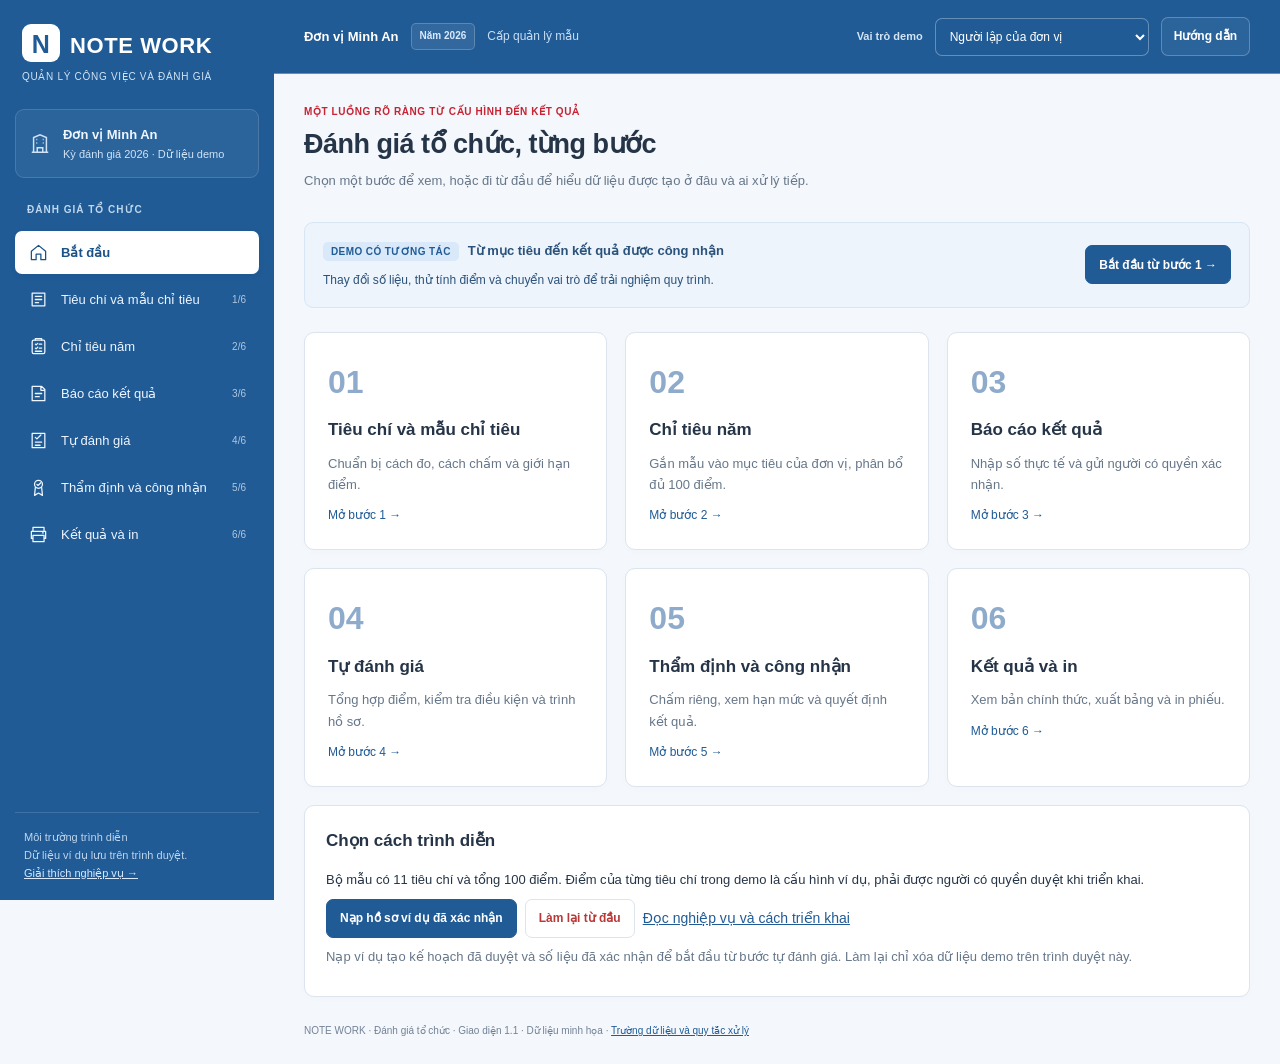
<file: index.html>
<!doctype html>
<html lang="vi"><head><meta charset="utf-8"><meta name="theme-color" content="#205b96"><meta name="viewport" content="width=device-width,initial-scale=1"><meta name="description" content="NOTE WORK — Hướng dẫn quy trình đánh giá tổ chức từng bước"><title>NOTE WORK | Bắt đầu</title><link rel="stylesheet" href="assets/style.css?v=20261013-blue1"><link rel="icon" href="assets/favicon.svg" type="image/svg+xml"></head><body data-page="index"><div id="app"></div><noscript>Vui lòng bật JavaScript để sử dụng demo.</noscript><script src="assets/logic.js"></script><script src="assets/app.js?v=20261013-blue1"></script></body></html>
</file>
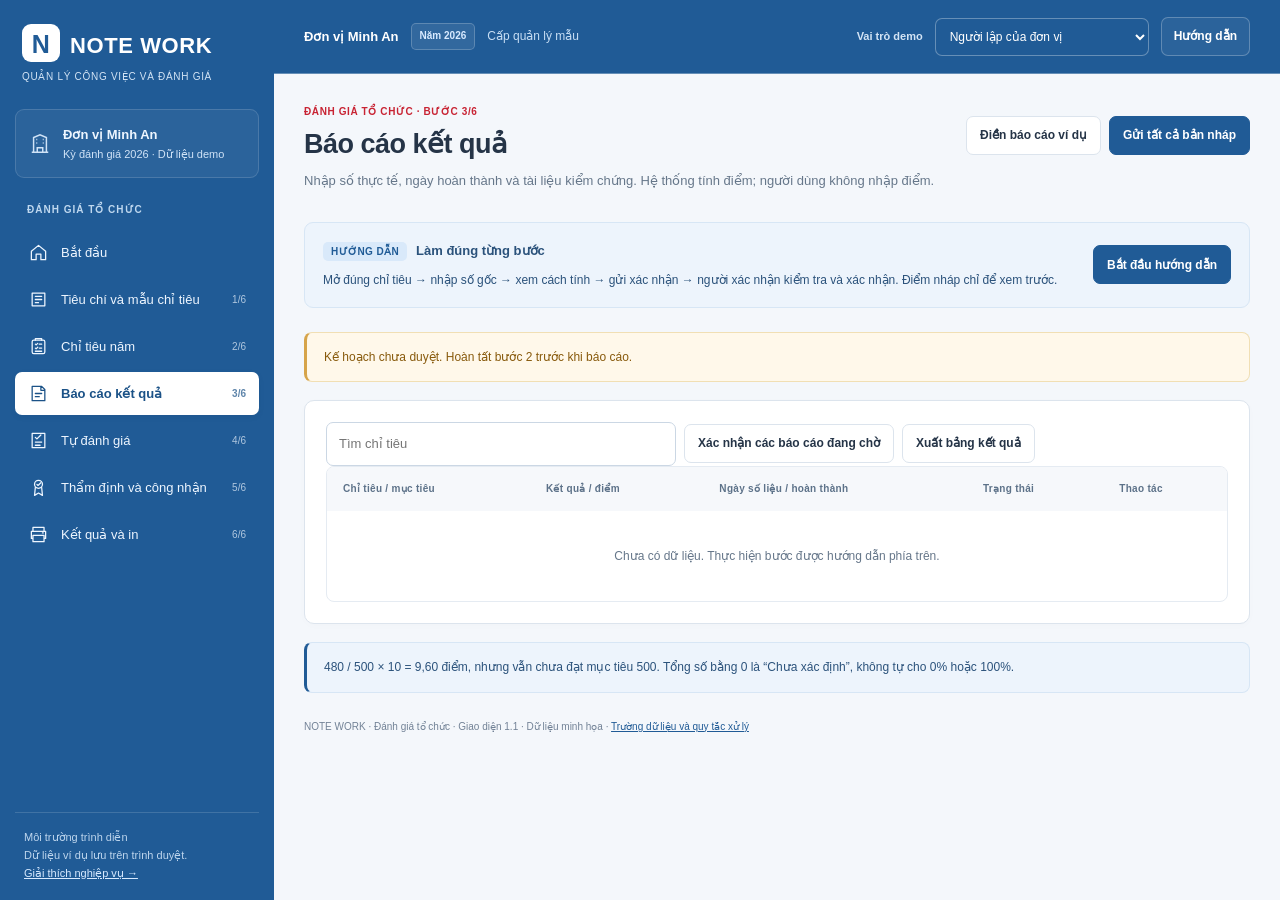
<file: bao-cao.html>
<!doctype html>
<html lang="vi"><head><meta charset="utf-8"><meta name="theme-color" content="#205b96"><meta name="viewport" content="width=device-width,initial-scale=1"><meta name="description" content="NOTE WORK — Hướng dẫn quy trình đánh giá tổ chức từng bước"><title>NOTE WORK | Báo cáo kết quả</title><link rel="stylesheet" href="assets/style.css?v=20261013-blue1"><link rel="icon" href="assets/favicon.svg" type="image/svg+xml"></head><body data-page="bao-cao"><div id="app"></div><noscript>Vui lòng bật JavaScript để sử dụng demo.</noscript><script src="assets/logic.js"></script><script src="assets/app.js?v=20261013-blue1"></script></body></html>
</file>
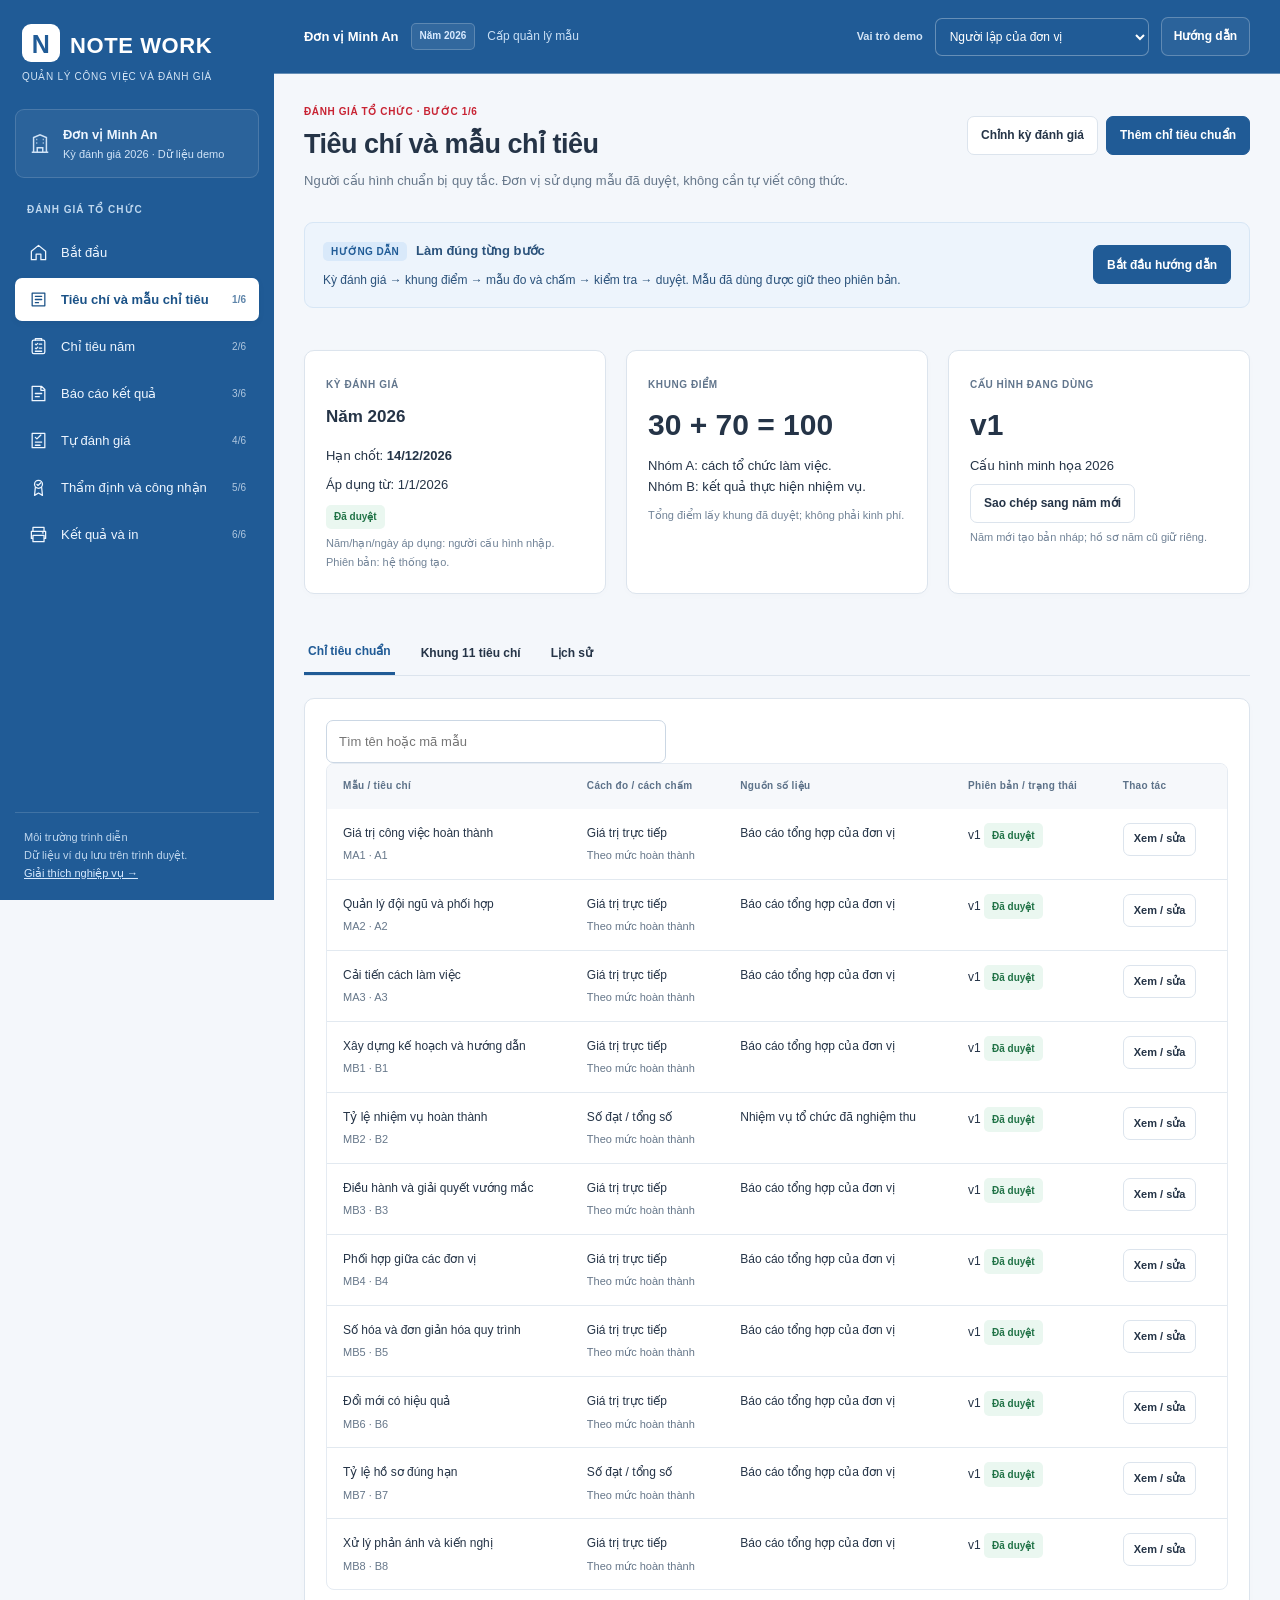
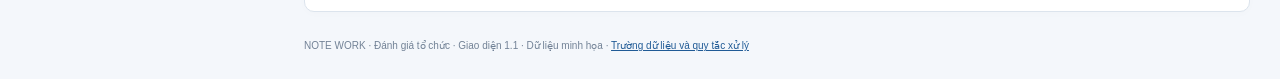
<file: cau-hinh.html>
<!doctype html>
<html lang="vi"><head><meta charset="utf-8"><meta name="theme-color" content="#205b96"><meta name="viewport" content="width=device-width,initial-scale=1"><meta name="description" content="NOTE WORK — Hướng dẫn quy trình đánh giá tổ chức từng bước"><title>NOTE WORK | Tiêu chí và mẫu chỉ tiêu</title><link rel="stylesheet" href="assets/style.css?v=20261013-blue1"><link rel="icon" href="assets/favicon.svg" type="image/svg+xml"></head><body data-page="cau-hinh"><div id="app"></div><noscript>Vui lòng bật JavaScript để sử dụng demo.</noscript><script src="assets/logic.js"></script><script src="assets/app.js?v=20261013-blue1"></script></body></html>
</file>
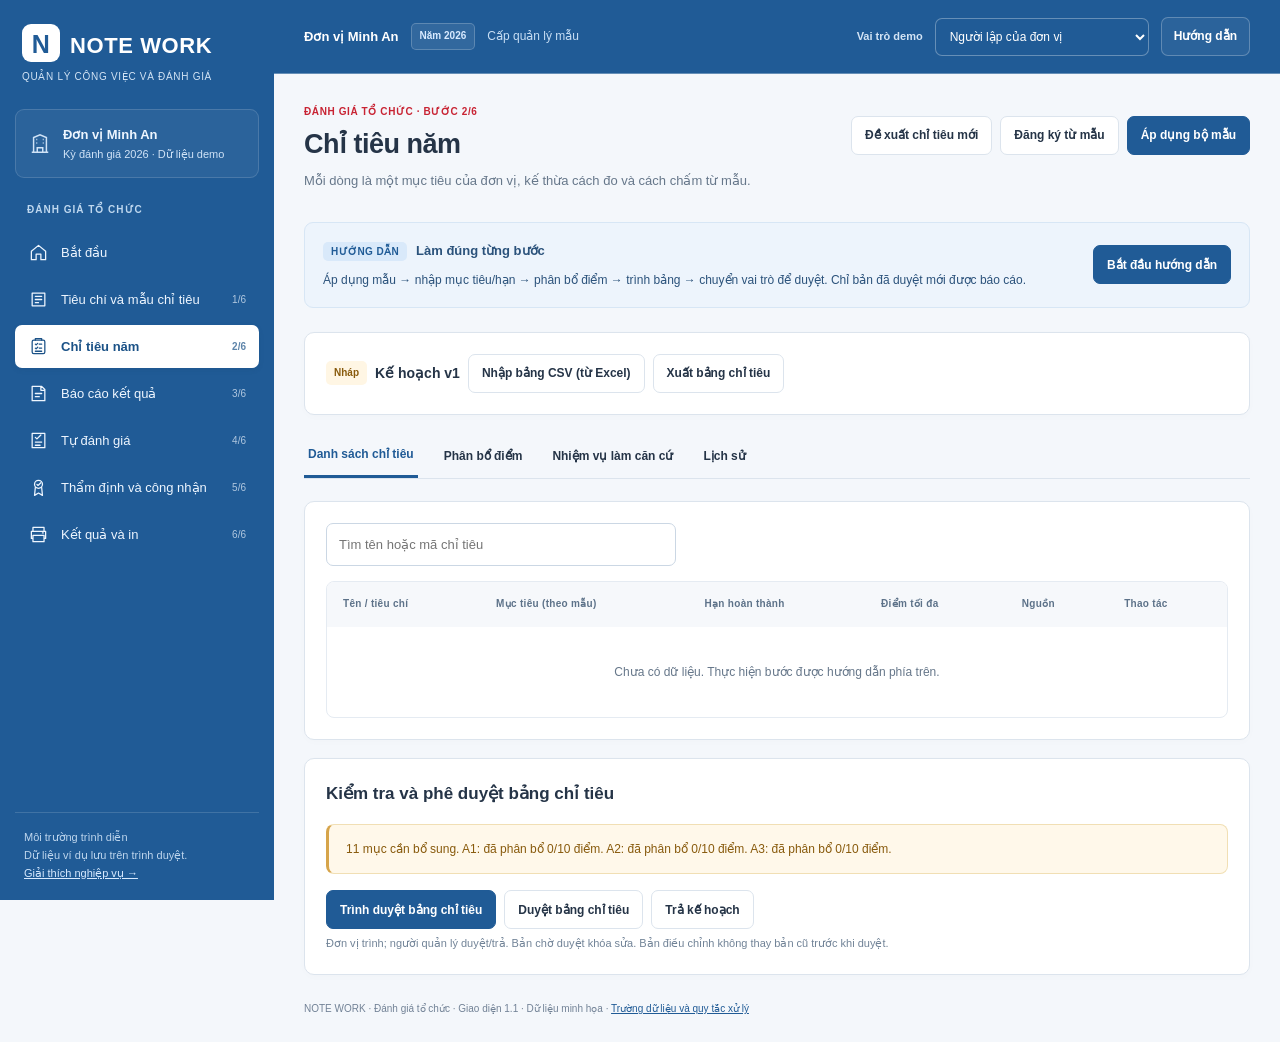
<file: chi-tieu.html>
<!doctype html>
<html lang="vi"><head><meta charset="utf-8"><meta name="theme-color" content="#205b96"><meta name="viewport" content="width=device-width,initial-scale=1"><meta name="description" content="NOTE WORK — Hướng dẫn quy trình đánh giá tổ chức từng bước"><title>NOTE WORK | Chỉ tiêu năm</title><link rel="stylesheet" href="assets/style.css?v=20261013-blue1"><link rel="icon" href="assets/favicon.svg" type="image/svg+xml"></head><body data-page="chi-tieu"><div id="app"></div><noscript>Vui lòng bật JavaScript để sử dụng demo.</noscript><script src="assets/logic.js"></script><script src="assets/app.js?v=20261013-blue1"></script></body></html>
</file>
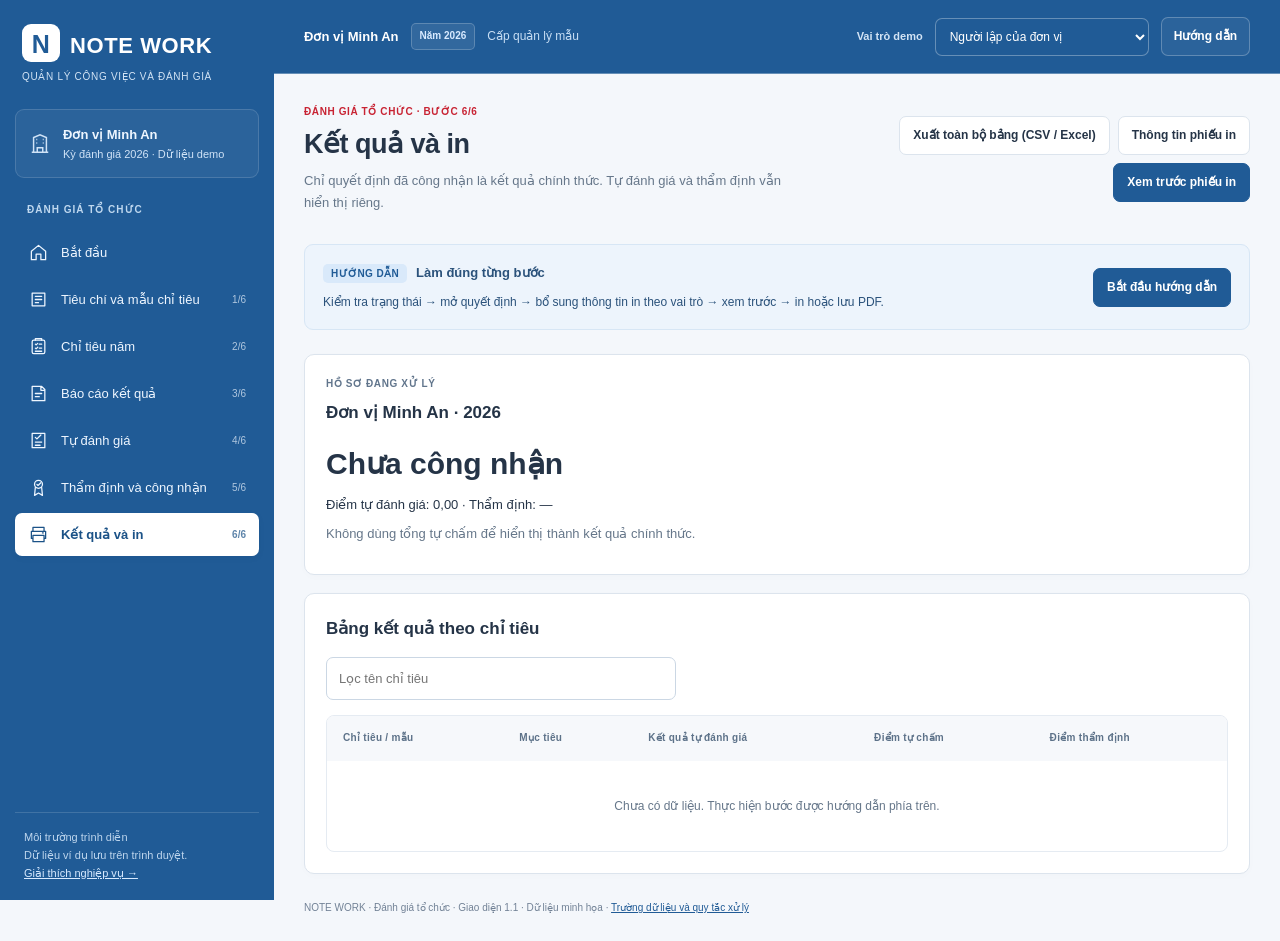
<file: ket-qua.html>
<!doctype html>
<html lang="vi"><head><meta charset="utf-8"><meta name="theme-color" content="#205b96"><meta name="viewport" content="width=device-width,initial-scale=1"><meta name="description" content="NOTE WORK — Hướng dẫn quy trình đánh giá tổ chức từng bước"><title>NOTE WORK | Kết quả và in</title><link rel="stylesheet" href="assets/style.css?v=20261013-blue1"><link rel="icon" href="assets/favicon.svg" type="image/svg+xml"></head><body data-page="ket-qua"><div id="app"></div><noscript>Vui lòng bật JavaScript để sử dụng demo.</noscript><script src="assets/logic.js"></script><script src="assets/app.js?v=20261013-blue1"></script></body></html>
</file>
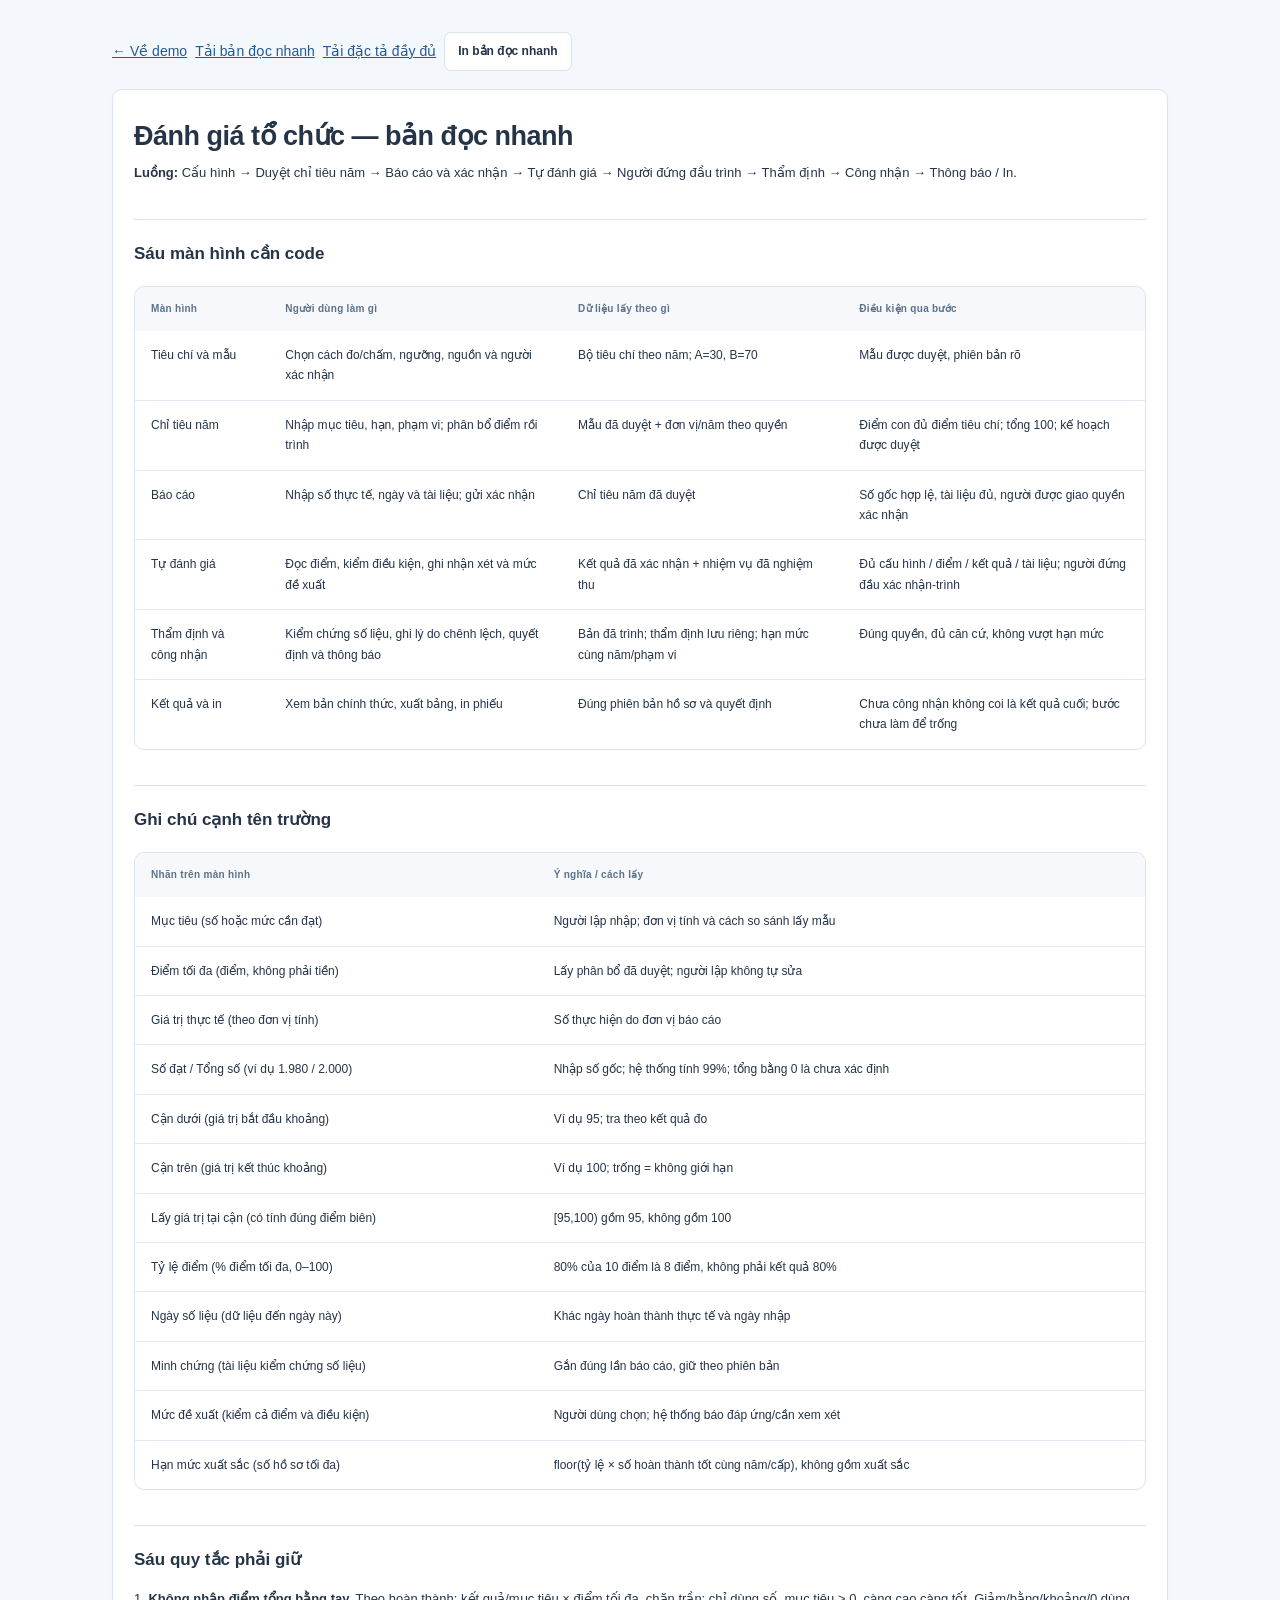
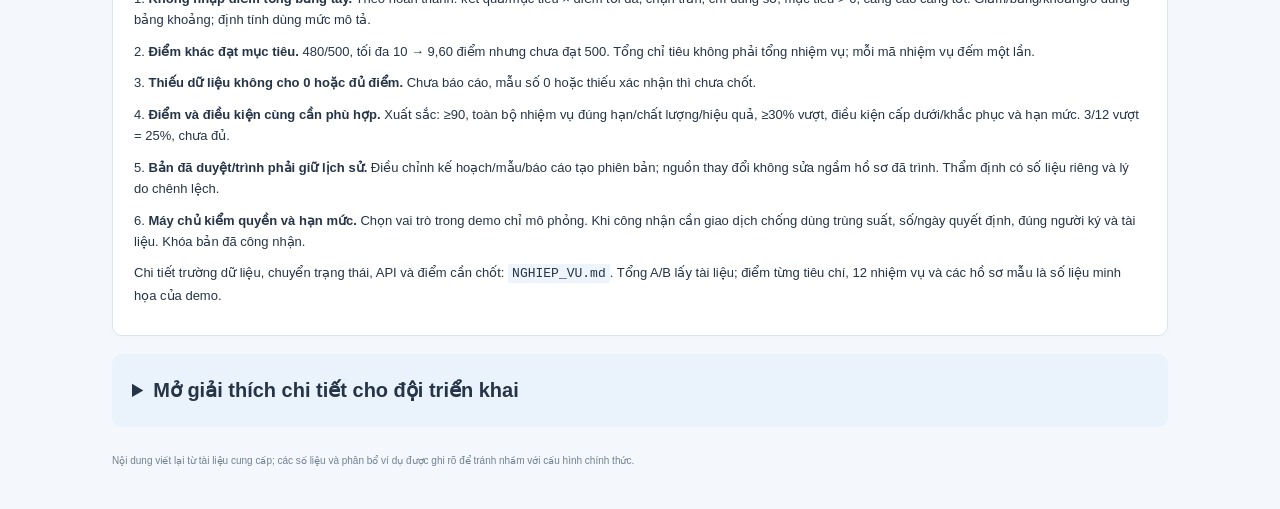
<file: nghiep-vu.html>
<!doctype html><html lang="vi"><head><meta charset="utf-8"><meta name="viewport" content="width=device-width,initial-scale=1"><title>NOTE WORK | Giải thích nghiệp vụ</title><style>:root{--ink:#16302b;--muted:#627570;--green:#176751;--light:#eaf2fb;--line:#dce4ed;--bg:#f4f7f4;--orange:#c66a22;--red:#b23d3d}*{box-sizing:border-box}body{margin:0;background:var(--bg);font:15px/1.55 system-ui,-apple-system,'Segoe UI',sans-serif;color:var(--ink)}button,input,select,textarea{font:inherit}button,a,input,select,textarea{outline-offset:4px}a{color:var(--green)}button{cursor:pointer;border:1px solid var(--line);padding:10px 15px;background:white;border-radius:8px;color:var(--ink);font-weight:600}button:hover{background:#edf4ee}button.primary{background:var(--green);border-color:var(--green);color:white}button.danger{color:var(--red)}button:disabled{opacity:.45;cursor:not-allowed}h1{font-size:29px;letter-spacing:-.7px;margin:6px 0}h2{font-size:19px;margin:0 0 14px}h3{font-size:16px}p{margin:8px 0}small,.muted{color:var(--muted)}.layout{display:grid;grid-template-columns:248px minmax(0,1fr);min-height:100vh}.sidebar{background:#123c31;color:#d9e9df;padding:28px 18px;position:sticky;top:0;height:100vh;display:flex;flex-direction:column}.brand{font-size:21px;font-weight:750;color:white;letter-spacing:1px}.brand b{display:inline-grid;place-items:center;width:35px;height:35px;background:#d4eea5;color:#123c31;border-radius:10px;margin-right:8px}.sidebar small{color:#a9c4b8}.nav{margin:35px 0}.nav a{display:flex;gap:12px;text-decoration:none;color:#c9dfd5;padding:13px 12px;border-radius:8px;margin:4px 0;font-size:14px}.nav a.active{background:#285a46;color:white}.nav .num{border:1px solid #698d7e;border-radius:6px;width:23px;height:23px;text-align:center;font-size:12px;flex-shrink:0}.sidebottom{margin-top:auto;font-size:12px}.topbar{display:flex;align-items:center;justify-content:space-between;border-bottom:1px solid var(--line);background:white;padding:15px 32px;gap:15px}.topbar select{max-width:230px}.topbar .context{display:flex;gap:14px;align-items:center}.main{padding:28px 32px 55px;max-width:1550px;margin:auto}.eyebrow{font-size:12px;letter-spacing:1.5px;text-transform:uppercase;color:var(--green);font-weight:700}.pagehead{display:flex;justify-content:space-between;gap:20px;align-items:center;margin-bottom:22px}.pagehead p{color:var(--muted);max-width:770px}.actions{display:flex;gap:8px;align-items:center;flex-wrap:wrap}.guidebar{background:#e7f1de;border:1px solid #cbdcba;border-radius:12px;padding:18px 20px;display:flex;justify-content:space-between;gap:20px;align-items:center;margin-bottom:24px}.guidebar .marker{font-size:12px;background:#cfe4b8;padding:4px 8px;border-radius:5px;margin-right:9px}.card{background:white;border:1px solid var(--line);border-radius:12px;padding:22px;margin:18px 0}.grid{display:grid;grid-template-columns:repeat(2,minmax(0,1fr));gap:20px}.three{grid-template-columns:repeat(3,minmax(0,1fr))}.stepgrid{display:grid;grid-template-columns:repeat(3,1fr);gap:18px}.stepcard{background:white;padding:25px;border:1px solid var(--line);border-radius:12px;text-decoration:none;color:var(--ink)}.stepcard:hover{border-color:var(--green)}.stepcard .big{font-size:34px;color:#92ad9c;font-weight:700}.stepcard span{font-size:13px;color:var(--green)}.stat{font-size:32px;font-weight:700;margin:7px 0}.badge{font-size:12px;font-weight:600;display:inline-block;padding:4px 9px;border-radius:6px;background:#edf1ed;color:#52665c;white-space:nowrap}.badge.ok{background:#ddf2e5;color:#1a694a}.badge.wait{background:#fff0d5;color:#895414}.badge.bad{background:#fae5e3;color:#a52d2d}.notice{border-left:3px solid #d49a49;padding:10px 15px;background:#fffaee;margin:16px 0;border-radius:4px}.notice.info{border-color:var(--green);background:#eef6f0}.tablewrap{overflow:auto}table{width:100%;border-collapse:collapse;font-size:14px}th{text-align:left;color:#66796c;background:#f5f8f4;font-weight:600;font-size:12px;padding:12px 13px}td{padding:14px 13px;border-bottom:1px solid var(--line);vertical-align:top}td small{display:block;margin-top:3px}tr:last-child td{border-bottom:0}.right{text-align:right}.nowrap{white-space:nowrap}label{display:block;font-size:13px;font-weight:650;margin-bottom:7px}label small{font-weight:400}input,select,textarea{width:100%;border:1px solid #cddbd1;border-radius:7px;background:white;padding:10px 12px;color:var(--ink)}input[type=checkbox]{width:auto;margin-right:8px;accent-color:var(--green)}input[readonly]{background:#f1f5f1;color:#6a7f71}textarea{min-height:85px;resize:vertical}.field{margin:0 0 16px}.field small{display:block;margin-top:5px;font-size:12px}.formgrid{display:grid;grid-template-columns:1fr 1fr;gap:0 20px}.formgrid .full{grid-column:1/-1}.tabs{display:flex;gap:8px;border-bottom:1px solid var(--line);margin:20px 0}.tabs button{border:0;border-radius:0;background:transparent}.tabs button.active{color:var(--green);border-bottom:3px solid var(--green)}.path{display:flex;gap:7px;flex-wrap:wrap;margin:14px 0}.path span{font-size:12px;padding:6px 10px;background:#edf1ed;border-radius:6px}.path span.current{background:var(--green);color:white}.dialogback{position:fixed;inset:0;background:#12332670;z-index:40;display:grid;place-items:center;padding:20px}.dialog{background:white;border-radius:14px;width:min(100%,940px);max-height:90vh;overflow:auto;box-shadow:0 18px 90px #123c3130}.dialoghead{position:sticky;top:0;background:white;display:flex;justify-content:space-between;align-items:center;padding:18px 25px;border-bottom:1px solid var(--line);z-index:1}.dialogbody{padding:22px 25px}.dialogfoot{padding:18px 25px;background:#f6f8f4;display:flex;justify-content:flex-end;gap:10px;position:sticky;bottom:0;border-top:1px solid var(--line)}.error{color:var(--red);background:#fff0ee;padding:12px;border-radius:7px;margin:12px 0}.toast{position:fixed;bottom:25px;right:25px;background:#133e30;color:white;padding:14px 22px;z-index:110;border-radius:9px;max-width:500px}.tour-ring{position:fixed;z-index:81;border:3px solid #ed9f24;border-radius:12px;pointer-events:none;box-shadow:0 0 0 9999px #08291e65;animation:pulse 1.6s infinite}.tour-ring.circle{border-radius:50%}.tourbox{position:fixed;z-index:82;width:360px;max-width:calc(100vw - 24px);background:white;box-shadow:0 12px 50px #123c3140;padding:22px;border-radius:13px}.tourbox .count{color:var(--green);font-size:12px;font-weight:700}.tourbox h3{margin:8px 0}.tourbox p{color:var(--muted);font-size:14px}.tourbox .actions{justify-content:space-between;margin-top:18px}.tourclose{float:right;padding:0 6px;border:0;font-size:20px}.tour-progress{height:4px;background:#e6ecdf;border-radius:4px;margin-top:14px}.tour-progress i{display:block;height:4px;background:var(--green)}.empty{text-align:center;padding:35px;color:var(--muted)}.source{font-size:12px;display:block;color:#6b8174}.footer{font-size:12px;color:var(--muted);margin-top:28px}.printtitle{text-align:center}.printonly{display:none}@keyframes pulse{50%{border-color:#ffce59}}@media(prefers-reduced-motion:reduce){*{animation:none!important;scroll-behavior:auto!important}}@media(max-width:1100px){.layout{grid-template-columns:210px minmax(0,1fr)}.main{padding:22px}.topbar{padding:14px 22px}.stepgrid{grid-template-columns:repeat(2,1fr)}.three{grid-template-columns:1fr}.pagehead{align-items:flex-start}}@media(max-width:760px){.layout{display:block}.sidebar{position:relative;height:auto;padding:16px}.nav{display:flex;overflow:auto;margin:15px 0 0}.nav a{min-width:175px}.sidebottom{display:none}.topbar{flex-wrap:wrap}.topbar .context{flex-wrap:wrap}.grid,.formgrid,.stepgrid{grid-template-columns:1fr}.formgrid .full{grid-column:auto}.pagehead,.guidebar{display:block}.pagehead .actions,.guidebar .actions{margin-top:15px}.main{padding:18px}.dialogback{padding:8px}.tourbox{font-size:13px}}@media print{@page{size:A4 portrait;margin:14mm}.sidebar,.topbar,.pagehead,.guidebar,.actions,.tabs,.footer,.noprint,.tourbox,.tour-ring{display:none!important}.layout{display:block}.main{padding:0;max-width:none}body{background:white;font-size:11pt}.card{border:0;padding:0;margin:12px 0}.printonly{display:block}table{font-size:9pt}thead{display:table-header-group}tr{break-inside:avoid}th,td{padding:7px;border:1px solid #ccc}h1{font-size:18pt}.tablewrap{overflow:visible}}

/* Giao diện 1.1: khung NOTE WORK xanh dương, tài nguyên nội bộ. */
:root{--ink:#253447;--muted:#66778a;--green:#205b96;--light:#eaf2fb;--line:#dce4ed;--bg:#f4f7fb;--orange:#b4791c;--red:#b93838}
@media screen{
body{font-family:'Segoe UI',Arial,sans-serif;font-size:14px;line-height:1.65}
.layout{grid-template-columns:274px minmax(0,1fr)}
.sidebar{background:#205b96;color:#eef6ff;padding:24px 15px 18px}
.brand{font-size:22px;letter-spacing:.6px;padding:0 7px}
.brand b{background:white;color:#205b96;width:38px;height:38px;border-radius:9px;font-size:25px;margin-right:10px}
.sidebar>small{color:#d3e4f5;font-size:10px;letter-spacing:.7px;padding:5px 7px 0}
.workspace-card{padding:14px 13px;margin:23px 0 0;background:#ffffff0d;border:1px solid #ffffff25;border-radius:9px;display:flex;gap:12px;align-items:center}
.workspace-card b{display:block;font-size:13px}.workspace-card small{display:block;font-size:11px;color:#d0e3f7}.workspace-card svg{width:22px;height:22px;flex-shrink:0;color:#d0e3f7}
.nav-label{font-size:10px;letter-spacing:1px;color:#bfd8ef;margin:24px 12px 8px;font-weight:650}
.nav{margin:0 0 20px}.nav a{color:#eef6ff;min-height:43px;padding:10px 13px;margin:4px 0;border-radius:7px;font-size:13px;align-items:center;gap:12px;line-height:1.5}
.nav a:hover{background:#ffffff14}.nav a.active{background:white;color:#1b5287;font-weight:700;box-shadow:0 2px 5px #153d6720}
.nav .num{border:0;width:21px;height:21px;display:flex;align-items:center;justify-content:center}.nav .num svg{width:19px;height:19px}.nav .nav-order{margin-left:auto;opacity:.7;font-size:10px}
.sidebottom{font-size:11px;padding:15px 9px 0;border-top:1px solid #ffffff25;color:#bdd5ed}.sidebottom a{color:#d8eaff!important}
.topbar{background:#205b96;color:white;min-height:74px;border-color:#ffffff50;padding:15px 30px;gap:16px}
.topbar .context{gap:12px;min-width:0}.topbar .context>b{font-size:13px}.topbar .context .muted{color:#c7def4;font-size:12px}
.topbar .badge{background:#ffffff15;border:1px solid #ffffff35;color:#d8eaff;font-size:10px}.topbar label{font-size:11px;color:#d3e4f5}.topbar select{background:#205b96;color:white;border-color:#ffffff50;font-size:12px;min-height:38px;max-width:214px;padding:8px 10px}.topbar select option{background:white;color:#253447}.topbar button{background:#ffffff0d;color:white;border-color:#ffffff40;font-size:12px;padding:8px 12px}.topbar button:hover{background:#ffffff20}
.main{padding:30px 30px 24px;max-width:1560px}.eyebrow{color:#c82333;font-size:10px;letter-spacing:.6px;line-height:1.5}h1{font-size:27px;letter-spacing:-.5px;line-height:1.3;margin:8px 0}h2{font-size:17px}h3{font-size:15px}
.pagehead{margin-bottom:22px;align-items:flex-start}.pagehead p{font-size:13px;line-height:1.7;max-width:800px}.pagehead>.actions{padding-top:12px;justify-content:flex-end}
button{font-size:12px;min-height:39px;padding:9px 13px;border-radius:7px;line-height:1.55;border-color:#dce4ed}button.primary{background:#205b96;border-color:#205b96}button.primary:hover{background:#164678}button:hover{background:#f0f6fc}button:focus-visible,a:focus-visible{outline:2px solid #6db6ff;outline-offset:3px}
.guidebar{background:#edf4fc;border:1px solid #d7e6f5;padding:16px 18px;border-radius:9px;color:#2b527b;gap:18px}.guidebar .marker{background:#d9e9fa;color:#205b96;font-size:10px;font-weight:700;letter-spacing:.4px}.guidebar b{font-size:13px}.guidebar p{font-size:12px;line-height:1.7;margin-bottom:0}.guidebar .actions{flex-shrink:0}
.card{border-radius:10px;padding:21px;border:1px solid #dce4ed;box-shadow:0 2px 8px #21385504;margin:18px 0}.card>.eyebrow{color:#61758c}.grid{gap:20px}.stat{font-size:30px;line-height:1.5;font-variant-numeric:tabular-nums}.stat small{font-size:16px;font-weight:400}.card p{font-size:13px}.source{font-size:11px;color:#718397;line-height:1.7;margin-top:5px}
.stepgrid{gap:18px}.stepcard{border-radius:10px;border-color:#dce4ed;padding:23px;box-shadow:0 2px 8px #21385504}.stepcard:hover{border-color:#8cb3da;background:#fafdff}.stepcard .big{font-size:32px;color:#8fabcb}.stepcard h2{font-size:17px;margin:8px 0}.stepcard p{font-size:13px;color:#66778a}.stepcard span{font-size:12px;color:#205b96}
.tabs{gap:22px;margin-bottom:22px;white-space:nowrap;overflow-x:auto}.tabs button{font-size:12px;min-height:43px;padding:8px 4px}.tabs button.active{border-bottom-color:#205b96;color:#205b96}
.tablewrap{border:1px solid #e5ebf2;border-radius:8px}table{font-size:12px;min-width:620px}th{font-size:10px;font-weight:650;letter-spacing:.3px;background:#f6f8fb;color:#5d7289;padding:14px 16px}td{padding:14px 16px;line-height:1.7;border-color:#e2e9f0}td small{font-size:11px;line-height:1.7}.tablewrap td button{font-size:11px;min-height:33px;padding:6px 10px;margin:0 4px 4px 0;white-space:nowrap}.badge{font-size:10px;padding:4px 8px;border-radius:5px;background:#edf2f8;color:#526b82}.badge.ok{background:#eaf7f0;color:#217347}.badge.wait{background:#fff6e4;color:#885a0c}.badge.bad{background:#fcebea;color:#ad3a36}
label{font-size:12px;line-height:1.7;font-weight:600}.field small{font-size:11px}input,select,textarea{font-size:13px;min-height:43px;border-color:#cbd7e4;border-radius:7px}input[type=checkbox]{min-height:0;accent-color:#205b96}input[readonly]{background:#f5f8fb;color:#526b82}textarea{line-height:1.7;min-height:86px}.formgrid{column-gap:17px}.notice{font-size:12px;line-height:1.7;background:#fff8ea;color:#885a0c;border:1px solid #f1dfb4;border-left:3px solid #d6a44a;border-radius:8px;padding:14px 17px}.notice.info{background:#edf4fc;border-color:#d7e6f5;border-left-color:#205b96;color:#2b527b}
.path span{font-size:11px;background:#edf4fc;color:#526b82;border-radius:6px}.path span.current{background:#205b96;color:white}.dialogback{background:#182f4866}.dialog{border-radius:10px;box-shadow:0 18px 80px #20385235}.dialoghead{padding:20px 22px}.dialoghead h2{font-size:21px}.dialogbody{padding:20px 22px 24px}.dialogfoot{padding:17px 22px;background:#f6f8fb;border-color:#dce4ed}.dialog .card{background:#f9fbfd!important}.error{font-size:12px}.toast{background:#205b96;border-radius:8px;font-size:13px}
.tour-ring{border-color:#f0ab25}.tourbox{border:1px solid #dce4ed;border-radius:10px;padding:21px;box-shadow:0 12px 50px #12335540}.tourbox .count{color:#205b96;font-size:11px}.tourbox h3{font-size:16px}.tourbox p{font-size:13px;color:#66778a}.tour-progress{background:#e0eaf6}.tour-progress i{background:#205b96}.tourclose{min-height:0;font-size:20px;padding:0 5px}.footer{font-size:10px;color:#728296;margin-top:26px}
@media(min-width:1400px){.topbar{padding-left:36px;padding-right:36px}.main{padding:32px 36px}}
@media(max-width:1160px){.layout{grid-template-columns:244px minmax(0,1fr)}.topbar{padding:14px 24px;flex-wrap:wrap}.topbar .context .muted{display:none}.main{padding:24px}.pagehead{display:block}.pagehead>.actions{justify-content:flex-start}.grid.three{grid-template-columns:1fr}.topbar select{max-width:210px}}
@media(max-width:760px){.layout{display:block}.sidebar{padding:16px;height:auto;position:relative}.brand{font-size:20px}.sidebar>small{display:block}.workspace-card{margin:13px 0 0;padding:10px 12px}.nav-label{margin:15px 12px 6px}.nav{display:flex;overflow:auto;margin:0}.nav a{min-width:185px}.sidebar .sidebottom{display:none}.topbar{padding:12px 16px;min-height:72px}.topbar .context{flex-wrap:wrap}.topbar select{max-width:220px}.main{padding:23px 16px}.pagehead h1{font-size:24px}.pagehead p{font-size:12px}.grid,.formgrid,.stepgrid{grid-template-columns:1fr}.card{padding:17px}.guidebar{display:block;padding:14px}.guidebar .actions{margin-top:13px}.tabs{gap:20px}.dialoghead h2{font-size:18px}.dialogback{padding:8px}.tourbox{padding:17px}}
}
</style><style>.doc{max-width:1120px;margin:auto;padding:32px}.doc h2{margin-top:35px;border-top:1px solid #dce4ed;padding-top:20px}.doc h3{margin-top:25px}.doc .tablewrap{border:1px solid #dce4ed;border-radius:10px;margin:18px 0;background:white}.doc summary{cursor:pointer;font-size:20px;font-weight:700;padding:20px;background:#eaf2fb;border-radius:10px}.doc code{font-size:13px;background:#edf4fc;padding:2px 4px}.doc pre{overflow:auto;padding:18px;background:#f4f7fb}.listline{margin:10px 0}@media print{details>summary{display:none}details>div{display:block!important}.doc{padding:0}}</style></head><body><main class="doc"><div class="actions noprint"><a href="index.html">← Về demo</a><a href="docs/QUY_TRINH_NGAN.md" download>Tải bản đọc nhanh</a><a href="docs/NGHIEP_VU.md" download>Tải đặc tả đầy đủ</a><button onclick="window.print()">In bản đọc nhanh</button></div><div class="card"><h1>Đánh giá tổ chức — bản đọc nhanh</h1>
<p><strong>Luồng:</strong> Cấu hình → Duyệt chỉ tiêu năm → Báo cáo và xác nhận → Tự đánh giá → Người đứng đầu trình → Thẩm định → Công nhận → Thông báo / In.</p>
<h2>Sáu màn hình cần code</h2>
<div class="tablewrap"><table><thead><tr><th>Màn hình</th><th>Người dùng làm gì</th><th>Dữ liệu lấy theo gì</th><th>Điều kiện qua bước</th></tr></thead><tbody><tr><td>Tiêu chí và mẫu</td><td>Chọn cách đo/chấm, ngưỡng, nguồn và người xác nhận</td><td>Bộ tiêu chí theo năm; A=30, B=70</td><td>Mẫu được duyệt, phiên bản rõ</td></tr><tr><td>Chỉ tiêu năm</td><td>Nhập mục tiêu, hạn, phạm vi; phân bổ điểm rồi trình</td><td>Mẫu đã duyệt + đơn vị/năm theo quyền</td><td>Điểm con đủ điểm tiêu chí; tổng 100; kế hoạch được duyệt</td></tr><tr><td>Báo cáo</td><td>Nhập số thực tế, ngày và tài liệu; gửi xác nhận</td><td>Chỉ tiêu năm đã duyệt</td><td>Số gốc hợp lệ, tài liệu đủ, người được giao quyền xác nhận</td></tr><tr><td>Tự đánh giá</td><td>Đọc điểm, kiểm điều kiện, ghi nhận xét và mức đề xuất</td><td>Kết quả đã xác nhận + nhiệm vụ đã nghiệm thu</td><td>Đủ cấu hình / điểm / kết quả / tài liệu; người đứng đầu xác nhận-trình</td></tr><tr><td>Thẩm định và công nhận</td><td>Kiểm chứng số liệu, ghi lý do chênh lệch, quyết định và thông báo</td><td>Bản đã trình; thẩm định lưu riêng; hạn mức cùng năm/phạm vi</td><td>Đúng quyền, đủ căn cứ, không vượt hạn mức</td></tr><tr><td>Kết quả và in</td><td>Xem bản chính thức, xuất bảng, in phiếu</td><td>Đúng phiên bản hồ sơ và quyết định</td><td>Chưa công nhận không coi là kết quả cuối; bước chưa làm để trống</td></tr></tbody></table></div>
<h2>Ghi chú cạnh tên trường</h2>
<div class="tablewrap"><table><thead><tr><th>Nhãn trên màn hình</th><th>Ý nghĩa / cách lấy</th></tr></thead><tbody><tr><td>Mục tiêu (số hoặc mức cần đạt)</td><td>Người lập nhập; đơn vị tính và cách so sánh lấy mẫu</td></tr><tr><td>Điểm tối đa (điểm, không phải tiền)</td><td>Lấy phân bổ đã duyệt; người lập không tự sửa</td></tr><tr><td>Giá trị thực tế (theo đơn vị tính)</td><td>Số thực hiện do đơn vị báo cáo</td></tr><tr><td>Số đạt / Tổng số (ví dụ 1.980 / 2.000)</td><td>Nhập số gốc; hệ thống tính 99%; tổng bằng 0 là chưa xác định</td></tr><tr><td>Cận dưới (giá trị bắt đầu khoảng)</td><td>Ví dụ 95; tra theo kết quả đo</td></tr><tr><td>Cận trên (giá trị kết thúc khoảng)</td><td>Ví dụ 100; trống = không giới hạn</td></tr><tr><td>Lấy giá trị tại cận (có tính đúng điểm biên)</td><td>[95,100) gồm 95, không gồm 100</td></tr><tr><td>Tỷ lệ điểm (% điểm tối đa, 0–100)</td><td>80% của 10 điểm là 8 điểm, không phải kết quả 80%</td></tr><tr><td>Ngày số liệu (dữ liệu đến ngày này)</td><td>Khác ngày hoàn thành thực tế và ngày nhập</td></tr><tr><td>Minh chứng (tài liệu kiểm chứng số liệu)</td><td>Gắn đúng lần báo cáo, giữ theo phiên bản</td></tr><tr><td>Mức đề xuất (kiểm cả điểm và điều kiện)</td><td>Người dùng chọn; hệ thống báo đáp ứng/cần xem xét</td></tr><tr><td>Hạn mức xuất sắc (số hồ sơ tối đa)</td><td>floor(tỷ lệ × số hoàn thành tốt cùng năm/cấp), không gồm xuất sắc</td></tr></tbody></table></div>
<h2>Sáu quy tắc phải giữ</h2>
<p class="listline">1. <strong>Không nhập điểm tổng bằng tay.</strong> Theo hoàn thành: kết quả/mục tiêu × điểm tối đa, chặn trần; chỉ dùng số, mục tiêu &gt; 0, càng cao càng tốt. Giảm/bằng/khoảng/0 dùng bảng khoảng; định tính dùng mức mô tả.</p>
<p class="listline">2. <strong>Điểm khác đạt mục tiêu.</strong> 480/500, tối đa 10 → 9,60 điểm nhưng chưa đạt 500. Tổng chỉ tiêu không phải tổng nhiệm vụ; mỗi mã nhiệm vụ đếm một lần.</p>
<p class="listline">3. <strong>Thiếu dữ liệu không cho 0 hoặc đủ điểm.</strong> Chưa báo cáo, mẫu số 0 hoặc thiếu xác nhận thì chưa chốt.</p>
<p class="listline">4. <strong>Điểm và điều kiện cùng cần phù hợp.</strong> Xuất sắc: ≥90, toàn bộ nhiệm vụ đúng hạn/chất lượng/hiệu quả, ≥30% vượt, điều kiện cấp dưới/khắc phục và hạn mức. 3/12 vượt = 25%, chưa đủ.</p>
<p class="listline">5. <strong>Bản đã duyệt/trình phải giữ lịch sử.</strong> Điều chỉnh kế hoạch/mẫu/báo cáo tạo phiên bản; nguồn thay đổi không sửa ngầm hồ sơ đã trình. Thẩm định có số liệu riêng và lý do chênh lệch.</p>
<p class="listline">6. <strong>Máy chủ kiểm quyền và hạn mức.</strong> Chọn vai trò trong demo chỉ mô phỏng. Khi công nhận cần giao dịch chống dùng trùng suất, số/ngày quyết định, đúng người ký và tài liệu. Khóa bản đã công nhận.</p>
<p>Chi tiết trường dữ liệu, chuyển trạng thái, API và điểm cần chốt: <code>NGHIEP_VU.md</code>. Tổng A/B lấy tài liệu; điểm từng tiêu chí, 12 nhiệm vụ và các hồ sơ mẫu là số liệu minh họa của demo.</p></div><details class="noprint"><summary>Mở giải thích chi tiết cho đội triển khai</summary><div class="card"><h1>Đánh giá tổ chức — nghiệp vụ và dữ liệu cần triển khai</h1>
<p>Phân hệ biến kế hoạch và kết quả của một tổ chức thành hồ sơ đánh giá được kiểm tra, công nhận và thông báo. Có 6 màn hình: Tiêu chí và mẫu; Chỉ tiêu năm; Báo cáo kết quả; Tự đánh giá; Thẩm định và công nhận; Kết quả và in. Không có Tổng quan đơn vị, Dashboard hoặc các phân hệ khác.</p>
<p>Tài liệu này viết lại logic từ tài liệu Word đính kèm và đối chiếu mã giao diện demo đã cung cấp. Các tên A1–B8 được diễn giải bằng ngôn ngữ dễ hiểu. Nội dung đầy đủ của bộ tiêu chí chính thức vẫn phải được lưu trong bản triển khai; tên rút gọn chỉ dùng để hiển thị.</p>
<h2>1. Luồng và người xử lý</h2>
<div class="tablewrap"><table><thead><tr><th>Bước</th><th>Người thực hiện</th><th>Dữ liệu tạo / sử dụng</th><th>Kết quả của bước</th></tr></thead><tbody><tr><td>1. Cấu hình</td><td>Người thiết lập → người duyệt cấu hình</td><td>Năm, bộ tiêu chí, mẫu đo/chấm, nguồn và người xác nhận</td><td>Bộ cấu hình đã duyệt, có phiên bản</td></tr><tr><td>2. Kế hoạch</td><td>Đơn vị đăng ký hoặc cấp quản lý giao → cấp quản lý duyệt</td><td>Mẫu đã duyệt + mục tiêu, hạn, phạm vi + phân bổ điểm</td><td>Kế hoạch đã duyệt của đơn vị/năm</td></tr><tr><td>3. Báo cáo</td><td>Đơn vị nhập → người được phân công xác nhận</td><td>Số thực tế, ngày, chất lượng và tài liệu</td><td>Kết quả đã xác nhận theo từng chỉ tiêu</td></tr><tr><td>4. Tự đánh giá</td><td>Người lập → người đứng đầu xác nhận và trình</td><td>Kết quả đã xác nhận + điều kiện + nhận xét</td><td>Bản hồ sơ lưu cố định tại thời điểm trình</td></tr><tr><td>5. Thẩm định / công nhận</td><td>Người thẩm định → người có quyền công nhận</td><td>Bản đã trình + dữ liệu thẩm định riêng + điều kiện / hạn mức</td><td>Quyết định chính thức, rồi thông báo</td></tr><tr><td>6. Kết quả / in</td><td>Người xem trong phạm vi quyền</td><td>Bản đã trình, thẩm định và quyết định</td><td>Bảng xuất và phiếu in đúng phiên bản</td></tr></tbody></table></div>
<p>Vai trò cấu hình và duyệt có thể cùng người trong demo để dễ thử. Hệ thống thật phải kiểm quyền trên máy chủ và phạm vi đơn vị cho từng thao tác. Đơn vị không xác nhận thay người đứng đầu; người xác nhận số liệu phải là người đã được phân công.</p>
<h2>2. Dữ liệu gốc và liên kết</h2>
<div class="tablewrap"><table><thead><tr><th>Dữ liệu</th><th>Ý nghĩa dễ hiểu</th><th>Lấy theo gì</th></tr></thead><tbody><tr><td>Đơn vị, cấp quản lý</td><td>Tổ chức được đánh giá và cấp xử lý hồ sơ</td><td>Danh mục tổ chức có hiệu lực theo năm và phân quyền</td></tr><tr><td>Người đứng đầu / người ký</td><td>Người chịu trách nhiệm hồ sơ / quyết định</td><td>Hồ sơ nhân sự, thời gian đảm nhiệm và phân công</td></tr><tr><td>Kỳ đánh giá</td><td>Năm xếp loại cuối cùng</td><td>Người cấu hình nhập; tháng/quý chỉ dùng theo dõi</td></tr><tr><td>Bộ tiêu chí</td><td>Khung đánh giá chung và điểm tối đa</td><td>Cấu hình đã duyệt; có ngày hiệu lực và văn bản căn cứ</td></tr><tr><td>Mẫu chỉ tiêu</td><td>Quy tắc đo, chấm và nguồn kiểm chứng</td><td>Người cấu hình thiết lập, trình và duyệt</td></tr><tr><td>Chỉ tiêu năm</td><td>Mục tiêu cụ thể của đơn vị trong năm</td><td>Mẫu đã duyệt + mục tiêu/hạn/phạm vi riêng</td></tr><tr><td>Nhiệm vụ tổ chức</td><td>Việc được giao và nghiệm thu, dùng kiểm điều kiện</td><td>Liên kết hệ thống giao việc; mỗi mã nhiệm vụ đếm một lần</td></tr><tr><td>Báo cáo kết quả</td><td>Một lần báo số thực tế và tài liệu</td><td>Đơn vị nhập hoặc dữ liệu tích hợp; phải xác nhận</td></tr><tr><td>Hồ sơ đánh giá</td><td>Toàn bộ căn cứ, điểm và đề xuất</td><td>Chụp cố định các phiên bản nguồn khi người đứng đầu trình</td></tr><tr><td>Bản thẩm định</td><td>Kết quả kiểm chứng của người thẩm định</td><td>Lưu riêng; không sửa đè bản đơn vị đã trình</td></tr><tr><td>Quyết định</td><td>Mức cuối, người ký và văn bản công nhận</td><td>Người có quyền công nhận nhập/chọn, kèm tài liệu</td></tr></tbody></table></div>
<p>Một mẫu có nhiều phiên bản. Một chỉ tiêu năm trỏ đúng <strong>mã mẫu + phiên bản mẫu</strong>, không chỉ mã mẫu. Báo cáo trỏ đúng chỉ tiêu và phiên bản kế hoạch. Hồ sơ, thẩm định, quyết định và lịch sử đều có đơn vị/năm/phạm vi quyền.</p>
<h2>3. Màn hình cấu hình</h2>
<h3>Kỳ và khung điểm</h3>
<div class="tablewrap"><table><thead><tr><th>Nhãn nên hiển thị</th><th>Ý nghĩa / nguồn</th><th>Quy tắc</th></tr></thead><tbody><tr><td>Năm đánh giá (ví dụ: 2026)</td><td>Người cấu hình nhập</td><td>Kỳ xếp loại theo năm</td></tr><tr><td>Hạn chốt hồ sơ (ngày cuối được nộp)</td><td>Người cấu hình nhập theo văn bản</td><td>Lưu căn cứ thời hạn và ngoại lệ; không chỉ giữ ngày</td></tr><tr><td>Ngày áp dụng (bắt đầu hiệu lực)</td><td>Người cấu hình nhập</td><td>Gắn với phiên bản bộ tiêu chí</td></tr><tr><td>Căn cứ áp dụng (tên/số văn bản)</td><td>Người cấu hình nhập + đính kèm</td><td>Bản chính thức phải có tài liệu hợp lệ</td></tr><tr><td>Điểm tối đa (điểm)</td><td>Lấy khung đã duyệt</td><td>Nhóm A = 30; B = 70; tổng = 100; không gọi là ngân sách</td></tr><tr><td>Phiên bản / trạng thái</td><td>Hệ thống ghi</td><td>Không cho người dùng tự sửa số phiên bản</td></tr></tbody></table></div>
<p>Khung có 11 tiêu chí: A1 Tuân thủ và lập kế hoạch; A2 Quản lý đội ngũ và phối hợp; A3 Cải tiến cách làm việc; B1 Xây dựng kế hoạch và hướng dẫn; B2 Hoàn thành nhiệm vụ được giao; B3 Điều hành và giải quyết vướng mắc; B4 Phối hợp giữa các đơn vị; B5 Số hóa và đơn giản hóa quy trình; B6 Đổi mới có hiệu quả; B7 Giải quyết hồ sơ; B8 Xử lý phản ánh và kiến nghị.</p>
<p><strong>Phân bổ mẫu trong demo:</strong> A: 10/10/10; B: 10/10/10/10/10/10/5/5. Tài liệu nguồn quy định tổng A/B nhưng không cho số điểm từng tiêu chí trong phần văn bản; các số này là dữ liệu minh họa, không khẳng định là cấu hình chính thức.</p>
<h3>Mẫu chỉ tiêu chuẩn</h3>
<div class="tablewrap"><table><thead><tr><th>Nhãn nên hiển thị</th><th>Ý nghĩa / nguồn</th><th>Kiểm tra khi duyệt</th></tr></thead><tbody><tr><td>Tên chỉ tiêu (kết quả cần theo dõi)</td><td>Người cấu hình nhập</td><td>Không để trống</td></tr><tr><td>Thuộc tiêu chí (chọn trong khung)</td><td>Chọn A1–B8 của bộ áp dụng</td><td>Không chọn tiêu chí ngoài bộ</td></tr><tr><td>Đơn vị tính (%, hồ sơ, tỷ…)</td><td>Người cấu hình nhập</td><td>Phù hợp cách đo</td></tr><tr><td>Mục tiêu gợi ý (đơn vị có thể nhập lại)</td><td>Người cấu hình nhập</td><td>Chỉ là gợi ý; mục tiêu năm do người lập nhập</td></tr><tr><td>Phạm vi thống kê (đếm gì, không đếm gì)</td><td>Người cấu hình nhập</td><td>Đủ rõ để hai người tính cùng kết quả</td></tr><tr><td>Nguồn số liệu (báo cáo/hệ thống nào)</td><td>Người cấu hình nhập/chọn</td><td>Phải truy được số gốc</td></tr><tr><td>Người xác nhận (tài khoản/vai trò có quyền)</td><td>Chọn người đã phân công</td><td>Không dùng ô tên tự do khi triển khai thật</td></tr><tr><td>Cách đo (số trực tiếp / số đạt-tổng / mức)</td><td>Chọn danh sách</td><td>Chỉ mở trường nhập tương ứng</td></tr><tr><td>Cách chấm (hoàn thành / khoảng / mô tả)</td><td>Chọn danh sách</td><td>Phù hợp loại kết quả và mục tiêu</td></tr><tr><td>So sánh mục tiêu (ít nhất / không quá / bằng / khoảng / mức)</td><td>Chọn danh sách</td><td>Quy tắc kiểm đạt, tách quy tắc tính điểm</td></tr><tr><td>Gộp nhiều kỳ (cách tránh trùng số)</td><td>Chọn theo loại dữ liệu</td><td>Số phát sinh cộng không trùng; lũy kế lấy lần chốt cuối; tỷ lệ cộng số đạt/tổng rồi chia</td></tr><tr><td>Minh chứng bắt buộc (cần tài liệu kiểm chứng)</td><td>Người cấu hình chọn</td><td>Chặn gửi báo cáo khi thiếu</td></tr><tr><td>Chuẩn vượt yêu cầu (điều kiện được nghiệm thu vượt)</td><td>Người cấu hình nhập</td><td>Không suy từ giá trị cao hơn mục tiêu</td></tr><tr><td>Không phát sinh / không áp dụng (cách xử lý)</td><td>Mẫu đã duyệt</td><td>Phải xác nhận. Không mặc định đủ điểm, 0 điểm hoặc chia lại điểm</td></tr></tbody></table></div>
<p>Demo giữ “Không phát sinh/không áp dụng → Chưa xác định, chuyển xem xét”. Tài liệu không quy định một công thức chung cho trường hợp này; cần chốt cách xử lý từng mẫu trước khi triển khai. Màn hình nhập không phải nơi người dùng tự chọn công thức ngoại lệ.</p>
<h3>Các trường khoảng và mức</h3>
<div class="tablewrap"><table><thead><tr><th>Nhãn</th><th>Hiểu như thế nào</th><th>Ví dụ</th></tr></thead><tbody><tr><td>Cận dưới (giá trị bắt đầu khoảng)</td><td>So với <strong>kết quả đo</strong>, không phải phần trăm hoàn thành</td><td>95</td></tr><tr><td>Cận trên (giá trị kết thúc khoảng)</td><td>Trống là không giới hạn</td><td>100</td></tr><tr><td>Lấy cận dưới / trên (có lấy giá trị đúng tại biên)</td><td>Có: ≥ / ≤; không: &gt; / &lt;</td><td>[95,100) lấy 95, không lấy 100</td></tr><tr><td>Tỷ lệ điểm (% điểm tối đa, 0–100)</td><td>Phần điểm được nhận khi rơi vào khoảng</td><td>80% của 10 điểm = 8 điểm</td></tr><tr><td>Tên mức (mô tả kết quả)</td><td>Người báo cáo chọn đúng mức đã duyệt</td><td>Đạt / Đạt một phần / Chưa đạt</td></tr><tr><td>Tỷ lệ điểm của mức (% điểm tối đa)</td><td>Điểm ứng với mô tả</td><td>100 / 50 / 0</td></tr></tbody></table></div>
<p>Khoảng được thêm/xóa tùy nhu cầu, không cố định 4 dòng. Không trùng/hở; mỗi kết quả hợp lệ thuộc đúng một khoảng. Demo dùng miền kết quả không âm, phủ từ 0 đến không giới hạn. Bản thật có thể cấu hình miền hợp lệ của từng mẫu, kể cả số âm khi nghiệp vụ cho phép; phải kiểm hai đầu miền. Mục tiêu bằng 0, giảm, bằng hoặc trong khoảng dùng bảng khoảng phù hợp, không chia cho mục tiêu 0.</p>
<p>Trạng thái mẫu: <strong>Nháp → Chờ duyệt → Đã duyệt / Cần bổ sung</strong>. Chỉnh mẫu đã dùng tạo phiên bản mới; không sửa hồ sơ cũ. Năm mới sao chép thành nháp, không sao chép kết quả.</p>
<h2>4. Chỉ tiêu năm và điểm phân bổ</h2>
<div class="tablewrap"><table><thead><tr><th>Trường hiển thị</th><th>Nguồn và ai nhập</th></tr></thead><tbody><tr><td>1. Tên chỉ tiêu (lấy mẫu)</td><td>Chọn mẫu điền sẵn; đề xuất chưa có mẫu do người dùng nhập</td></tr><tr><td>2. Thuộc tiêu chí (lấy mẫu)</td><td>Kế thừa A1–B8; chỉ đề xuất mới cần chọn</td></tr><tr><td>3. Đơn vị thực hiện (theo phạm vi quyền)</td><td>Đăng ký lấy đơn vị tài khoản; giao chọn đơn vị thuộc quyền</td></tr><tr><td>4. Đơn vị tính (lấy mẫu)</td><td>Kế thừa; không tự đổi trong kế hoạch</td></tr><tr><td>5. Mục tiêu (số hoặc mức cần đạt)</td><td>Người lập nhập; so sánh lấy mẫu. Trong khoảng thêm cận trên</td></tr><tr><td>6. Kỳ đánh giá (năm đang chọn)</td><td>Hệ thống điền; tháng/quý chỉ theo dõi</td></tr><tr><td>7. Hạn hoàn thành (ngày cuối phải hoàn tất)</td><td>Người lập nhập; giữ hạn gốc và hạn điều chỉnh đã duyệt</td></tr><tr><td>8. Mô tả yêu cầu (đầu ra, phạm vi, chất lượng)</td><td>Kế thừa mẫu, người lập bổ sung</td></tr><tr><td>Điểm tối đa chỉ tiêu (điểm)</td><td>Người có quyền phân bổ; đơn vị không tự đổi</td></tr><tr><td>Nguồn giao / trạng thái</td><td>Hệ thống ghi: giao, đăng ký, áp dụng mẫu, nhập bảng</td></tr></tbody></table></div>
<p>Giao và đăng ký dùng cùng cấu trúc dữ liệu, khác nguồn và người có quyền. Đề xuất không có mẫu chuyển <strong>Chờ cấu hình</strong>, chưa được duyệt chính thức. Áp dụng bộ mẫu tạo nhiều dòng; thêm chỉ tiêu không tự chia lại điểm cũ.</p>
<p>Tổng điểm chỉ tiêu con bằng điểm tiêu chí; tổng A/B đúng 30/70. Ví dụ tiêu chí 10 điểm có hai chỉ tiêu 6 và 4. Chặn trình/duyệt khi thiếu/vượt điểm, thiếu cách đo/chấm, mục tiêu/hạn/phạm vi hoặc yêu cầu tài liệu chưa rõ. Báo lỗi đúng dòng.</p>
<p>Kế hoạch: <strong>Nháp → Chờ duyệt → Đã duyệt / Cần bổ sung</strong>. Bản chờ duyệt không sửa. Đổi mục tiêu, hạn, phạm vi, cách chấm hoặc điểm sau duyệt phải tạo điều chỉnh có lý do/căn cứ, người duyệt và ngày hiệu lực. Bản cũ còn hiệu lực đến khi bản mới duyệt. Giữ cả kế hoạch và báo cáo cũ, không tự áp kết quả cũ theo công thức mới.</p>
<p>Demo chỉ có một đơn vị để tập trung luồng. Nhập bảng dùng CSV UTF-8 từ Excel, kiểm lỗi từng dòng và nhập các dòng hợp lệ; bản thật bổ sung đọc .xlsx và danh mục nhiều đơn vị theo quyền.</p>
<h2>5. Báo cáo và công thức</h2>
<div class="tablewrap"><table><thead><tr><th>Trường hiển thị</th><th>Nguồn / quy tắc</th></tr></thead><tbody><tr><td>Mục tiêu / cách đo / cách chấm / điểm tối đa</td><td>Chỉ đọc, lấy kế hoạch và mẫu đã duyệt</td></tr><tr><td>Giá trị thực tế (theo đơn vị tính)</td><td>Người báo cáo nhập khi đo trực tiếp</td></tr><tr><td>Số đạt (ví dụ: 1.980 hồ sơ)</td><td>Người báo cáo nhập số gốc; từ 0 đến tổng số</td></tr><tr><td>Tổng số (ví dụ: 2.000; phải &gt; 0)</td><td>Người báo cáo nhập; bằng 0 là chưa xác định</td></tr><tr><td>Mức thực tế (chọn mô tả đã duyệt)</td><td>Người báo cáo chọn; không tạo mức mới tại báo cáo</td></tr><tr><td>Ngày số liệu (dữ liệu đến ngày này) / kỳ báo cáo</td><td>Người báo cáo nhập hoặc kiểm số tích hợp</td></tr><tr><td>Ngày hoàn thành thực tế</td><td>Người báo cáo nhập; không thay bằng ngày nhập báo cáo</td></tr><tr><td>Tài liệu kiểm chứng (tệp/link/mã hồ sơ)</td><td>Người báo cáo gắn đúng lần báo cáo</td></tr><tr><td>Giải trình / chất lượng / phạm vi</td><td>Người báo cáo nhập; người xác nhận kiểm chứng</td></tr><tr><td>Điểm xem trước / điểm chính thức</td><td>Hệ thống tính; chỉ chính thức sau xác nhận</td></tr><tr><td>Người / ngày xác nhận và ý kiến</td><td>Hệ thống ghi theo người xử lý; trả bổ sung phải có lý do</td></tr></tbody></table></div>
<p class="listline">- Tỷ lệ kết quả = số đạt ÷ tổng số × 100%. 1.980/2.000 = 99%. Gộp kỳ phải cộng số đạt/tổng số, không bình quân các tỷ lệ; cần phạm vi để không trùng mẫu số.</p>
<p class="listline">- Mức hoàn thành: điểm = min(điểm tối đa, max(0, kết quả ÷ mục tiêu × điểm tối đa)). Chỉ dùng mục tiêu &gt; 0 và càng cao càng tốt. 480/500 × 10 = 9,60 điểm; chưa đạt mục tiêu 500. 550/500 vẫn 10 điểm.</p>
<p class="listline">- Khoảng kết quả: tra khoảng đã duyệt; điểm = điểm tối đa × tỷ lệ điểm / 100. Kết quả 98,5%, khoảng [98,99) nhận 80%, tối đa 10 → 8 điểm.</p>
<p class="listline">- Mức mô tả: tra mức đã duyệt; điểm = điểm tối đa × tỷ lệ điểm / 100. Đạt một phần 50%, tối đa 10 → 5 điểm.</p>
<p class="listline">- Cộng điểm con thành tiêu chí, rồi cộng 11 tiêu chí; không cộng thêm điểm cha. So sánh số chưa làm tròn, hiển thị 2 chữ số thập phân.</p>
<p class="listline">- Thiếu số hoặc mẫu số 0: <strong>Chưa xác định</strong>, để điểm “—”; không tự cho 0/100%. Thiếu báo cáo: <strong>Chưa báo cáo</strong>.</p>
<p>Báo cáo: <strong>Nháp → Chờ xác nhận → Đã xác nhận / Cần bổ sung</strong>. Bản nháp chỉ xem trước. Sửa kết quả đã xác nhận tạo báo cáo mới, xác nhận lại; bản cũ còn chính thức trước khi bản mới được xác nhận.</p>
<h2>6. Tự đánh giá và điều kiện</h2>
<p>Người lập đọc điểm và nguồn, chọn mức đề xuất, ghi ưu điểm/hạn chế/giải trình. Không nhập trực tiếp điểm tiêu chí. Thiếu cấu hình, phân bổ, kết quả xác nhận hoặc tài liệu bắt buộc: chặn chuyển/trình, chỉ rõ việc còn thiếu. Khi người đứng đầu xác nhận và trình, lưu cố định tiêu chí, mẫu, kế hoạch, kết quả, điểm, tài liệu, điều kiện và nhận xét.</p>
<div class="tablewrap"><table><thead><tr><th>Điều kiện</th><th>Lấy theo gì</th></tr></thead><tbody><tr><td>Tổng nhiệm vụ và số hoàn thành</td><td>Nhiệm vụ tổ chức trong năm, gồm kế hoạch + phát sinh, nghiệm thu; mỗi mã một lần</td></tr><tr><td>Đúng hạn, chất lượng và hiệu quả</td><td>Nhiệm vụ đã nghiệm thu đáp ứng <strong>cả ba</strong>; không dùng riêng số đúng hạn</td></tr><tr><td>Vượt yêu cầu</td><td>Xác nhận nghiệm thu theo chuẩn và tài liệu; không suy từ số cao hơn mục tiêu</td></tr><tr><td>Chậm tiến độ</td><td>Hạn gốc/hạn điều chỉnh có căn cứ + tiến độ/ nghiệm thu</td></tr><tr><td>Hoàn thành kế hoạch</td><td>Chỉ nhiệm vụ trong chương trình/kế hoạch, không gộp phát sinh</td></tr><tr><td>Cấp dưới trực tiếp</td><td>Cơ cấu có hiệu lực theo năm + kết quả đã công nhận; thiếu kết quả cần xử lý trước cấp trên</td></tr><tr><td>Khắc phục hạn chế</td><td>Hồ sơ năm trước / kết luận kiểm tra + kết quả xử lý đã xác nhận</td></tr><tr><td>Sai phạm / trường hợp đặc biệt</td><td>Hồ sơ xác minh và kết luận của người có thẩm quyền; phản ánh không phải kết luận</td></tr></tbody></table></div>
<p>Các tỷ lệ dùng tổng nhiệm vụ tương ứng; tổng 0 là chưa xác định. Điều kiện vượt: 3/12 = 25% (không đủ 30%). Hoàn thành kế hoạch dùng riêng mẫu số nhiệm vụ kế hoạch.</p>
<div class="tablewrap"><table><thead><tr><th>Mức</th><th>Điểm và điều kiện cùng cần kiểm</th></tr></thead><tbody><tr><td>Hoàn thành xuất sắc</td><td>≥90; toàn bộ nhiệm vụ đúng hạn, đủ chất lượng/hiệu quả; ≥30% vượt; cấp dưới trực tiếp đều hoàn thành; khắc phục toàn bộ hạn chế; còn hạn mức</td></tr><tr><td>Hoàn thành tốt</td><td>≥70 và &lt;90; toàn bộ nhiệm vụ đúng hạn, đủ chất lượng/hiệu quả</td></tr><tr><td>Hoàn thành</td><td>≥50 và &lt;70; hoàn thành toàn bộ nhiệm vụ; chậm tiến độ ≤20%</td></tr><tr><td>Không hoàn thành</td><td>&lt;50; hoặc có kết luận sai phạm thuộc điều kiện trong bộ áp dụng; hoặc hoàn thành &lt;70% nhiệm vụ kế hoạch. Trường hợp đặc biệt chuyển người có thẩm quyền xem xét</td></tr></tbody></table></div>
<p>Điểm chưa phù hợp mức đề xuất hoặc thiếu căn cứ → báo “Cần xem xét”, không tự sửa điểm hoặc hạ sang mức khác. Bộ quy tắc này phản ánh tài liệu đầu vào, không thay việc kiểm tra văn bản áp dụng khi triển khai.</p>
<h2>7. Thẩm định công nhận thông báo</h2>
<p>Thẩm định giữ cột Tự đánh giá và Thẩm định riêng. Nhập số liệu/mức thẩm định theo mẫu rồi tính lại. Số liệu/điểm khác bản trình cần lý do và tài liệu. Lưu thẩm định chưa chuyển bước; Hoàn tất thẩm định mới chuyển người công nhận. Trả hồ sơ giữ bản trình/ý kiến cũ; đơn vị bổ sung rồi trình lại.</p>
<p>Hạn mức xuất sắc = floor(tỷ lệ × số tổ chức <strong>Hoàn thành tốt</strong> cùng năm/phạm vi). Không gồm xuất sắc trong mẫu số. Ví dụ 20 hoàn thành tốt: 20% → 4; có quyết định 25% → 5. 2 hoàn thành tốt: 20% → 0. Tỷ lệ trên 20% phải có căn cứ và không quá 25%. Kiểm trên máy chủ cho cả lô và các thao tác đồng thời, tránh hai người cùng dùng một suất.</p>
<div class="tablewrap"><table><thead><tr><th>Trường quyết định</th><th>Nguồn / quy tắc</th></tr></thead><tbody><tr><td>Cấp công nhận / phạm vi</td><td>Lấy phân cấp và loại đơn vị; không để đơn vị tự sửa</td></tr><tr><td>Mức cuối</td><td>Người có quyền chọn sau kiểm điểm, điều kiện và hạn mức</td></tr><tr><td>Số / ngày quyết định</td><td>Người công nhận nhập từ văn bản</td></tr><tr><td>Người ký</td><td>Chọn nhân sự được phân quyền đúng cấp</td></tr><tr><td>Căn cứ / tài liệu quyết định</td><td>Người công nhận nhập và đính kèm</td></tr><tr><td>Lý do xem xét riêng</td><td>Ghi rõ nếu điều kiện chưa phù hợp; phải có căn cứ theo thẩm quyền</td></tr><tr><td>Nơi nhận / người / ngày thông báo</td><td>Chọn đơn vị nhận; hệ thống lưu người/ngày/nơi nhận</td></tr></tbody></table></div>
<p>Công nhận khóa bản hồ sơ. Điều chỉnh/hủy/đánh giá lại phải đúng quyền, có lý do/căn cứ và giữ quyết định cũ. Kết quả cấp dưới trước cấp trên. Hạn áp dụng theo tài liệu: hoàn thành trước 15/12, ngoại lệ được cho phép trước 15/01 năm sau; màn hình ghi hạn cụ thể và căn cứ thay vì để người dùng tự suy.</p>
<p>Kết quả tổ chức có thể cung cấp giới hạn mức xếp loại của người đứng đầu đúng đối tượng/năm/thời gian đảm nhiệm; <strong>không đổi điểm KPI cá nhân</strong>. Khi thay kết quả tổ chức cần cảnh báo các hồ sơ liên quan. Liên kết này thuộc tích hợp bản thật, không dựng phân hệ khác trong demo.</p>
<h2>8. Kết quả xuất và in</h2>
<p>Bảng kết quả phân biệt tự chấm, thẩm định, công nhận; chưa công nhận không hiển thị thành kết quả cuối. Lọc theo đơn vị/năm/tiêu chí/trạng thái và xuất toàn bộ theo bộ lọc, không chỉ trang nhìn thấy. Kèm ngày số liệu, phiên bản và trạng thái. Demo có tìm tên trong một hồ sơ và xuất CSV UTF-8 mở bằng Excel; xuất .xlsx là phần tích hợp bản triển khai.</p>
<p>Phiếu A4 dọc gồm STT, nội dung tiêu chí, điểm tối đa, đơn vị tự chấm, thẩm định, tài liệu kiểm chứng; đủ 11 tiêu chí, tổng A/B/100. Có điều kiện, đề xuất, nhận xét, thẩm định, quyết định và phần ký. Bước chưa xử lý để trống, không tự điền điểm, kết luận hoặc chữ ký. Bản thật dùng nội dung đầy đủ tiêu chí; lặp đầu bảng, không cắt dòng và đánh số trang. Demo dùng hộp in trình duyệt; bật đầu/chân trang để có số trang, lưu PDF bằng trình duyệt.</p>
<p>Thông tin in: tổ chức/người đứng đầu lấy dữ liệu chung; địa danh/ngày/nhận xét do vai trò tương ứng bổ sung; điểm và quyết định lấy đúng bản hồ sơ, không nhập lại. Họ tên người ký không thay ký số.</p>
<h2>9. Hợp đồng kỹ thuật ngắn cho dev</h2>
<p>Dữ liệu tối thiểu: <code>Period</code>, <code>CriteriaVersion</code>, <code>Criterion</code>, <code>IndicatorTemplateVersion</code>, <code>PlanVersion</code>, <code>AnnualIndicator</code>, <code>ReportVersion</code>, <code>Evidence</code>, <code>OrganizationTask</code>, <code>AssessmentSnapshot</code>, <code>Appraisal</code>, <code>RecognitionDecision</code>, <code>Notification</code>, <code>AuditEvent</code>. Các đối tượng có <code>org_id</code>, <code>year</code>, <code>version</code>, <code>status</code>, <code>created_by/at</code> phù hợp. Snapshot giữ danh sách phiên bản nguồn, số gốc và quy tắc đã dùng, không chỉ giữ tổng điểm.</p>
<p>API nghiệp vụ nên tách lệnh: lưu nháp; trình; duyệt/trả; tạo điều chỉnh; báo cáo; gửi/xác nhận/trả; chuyển người đứng đầu; xác nhận-trình; lưu/hoàn tất thẩm định; công nhận; thông báo. Không dùng một API sửa trạng thái bất kỳ. Mỗi lệnh kiểm trạng thái hiện tại, quyền/phạm vi, dữ liệu thiếu và phiên bản để tránh ghi đè khi hai người cùng sửa.</p>
<p>Máy chủ là nguồn quyết định cuối: tính lại điểm, kiểm số chưa làm tròn, nghiệm thu/đếm nhiệm vụ, đủ 100 điểm, hạn mức, tệp bắt buộc, người ký và trạng thái. Dùng giao dịch cho công nhận nhiều hồ sơ và khóa hạn mức. Ghi lịch sử cả trước/sau, người/ngày/lý do/căn cứ. Đơn vị không sửa hồ sơ cấp khác bằng thay ID trong yêu cầu.</p>
<h3>Cần chốt trước khi code bản thật</h3>
<p class="listline">1. Điểm từng tiêu chí và các mẫu/thang khoảng chính thức; demo không thay quyết định cấu hình.</p>
<p class="listline">2. Phân công người xác nhận, thẩm định, công nhận và phạm vi đơn vị theo sơ đồ thực.</p>
<p class="listline">3. Chuẩn chất lượng/hiệu quả/vượt và nguồn nhiệm vụ B2; quy tắc không phát sinh/không áp dụng theo từng mẫu.</p>
<p class="listline">4. Ngày hiệu lực điều chỉnh, báo cáo nhiều kỳ và chống trùng số; nghiệp vụ trả hồ sơ sau khi nguồn thay đổi.</p>
<p class="listline">5. Cách xử lý khi điểm và điều kiện không phù hợp, văn bản căn cứ, hạn đặc biệt, cơ chế quyết định tỷ lệ xuất sắc trên 20%.</p>
<h2>10. Ranh giới demo</h2>
<p>Demo hoàn toàn tĩnh, không gọi dịch vụ bên ngoài; các thay đổi lưu trong trình duyệt. Chọn vai trò để mô phỏng, không phải xác thực/phân quyền thật. Không gửi thông báo thật, tải tệp lên máy chủ, ký số, đọc .xlsx, giao nhiều đơn vị hoặc kiểm hạn mức đồng thời. Các trường hợp đó được chỉ rõ tại màn hình và tài liệu. Khung, nhiệm vụ và 20 hồ sơ hoàn thành tốt là dữ liệu ví dụ. Nạp ví dụ giúp thử hồ sơ từ bước 4; làm lại bắt đầu với kế hoạch nháp.</p></div></details><p class="footer">Nội dung viết lại từ tài liệu cung cấp; các số liệu và phân bổ ví dụ được ghi rõ để tránh nhầm với cấu hình chính thức.</p></main></body></html>
</file>
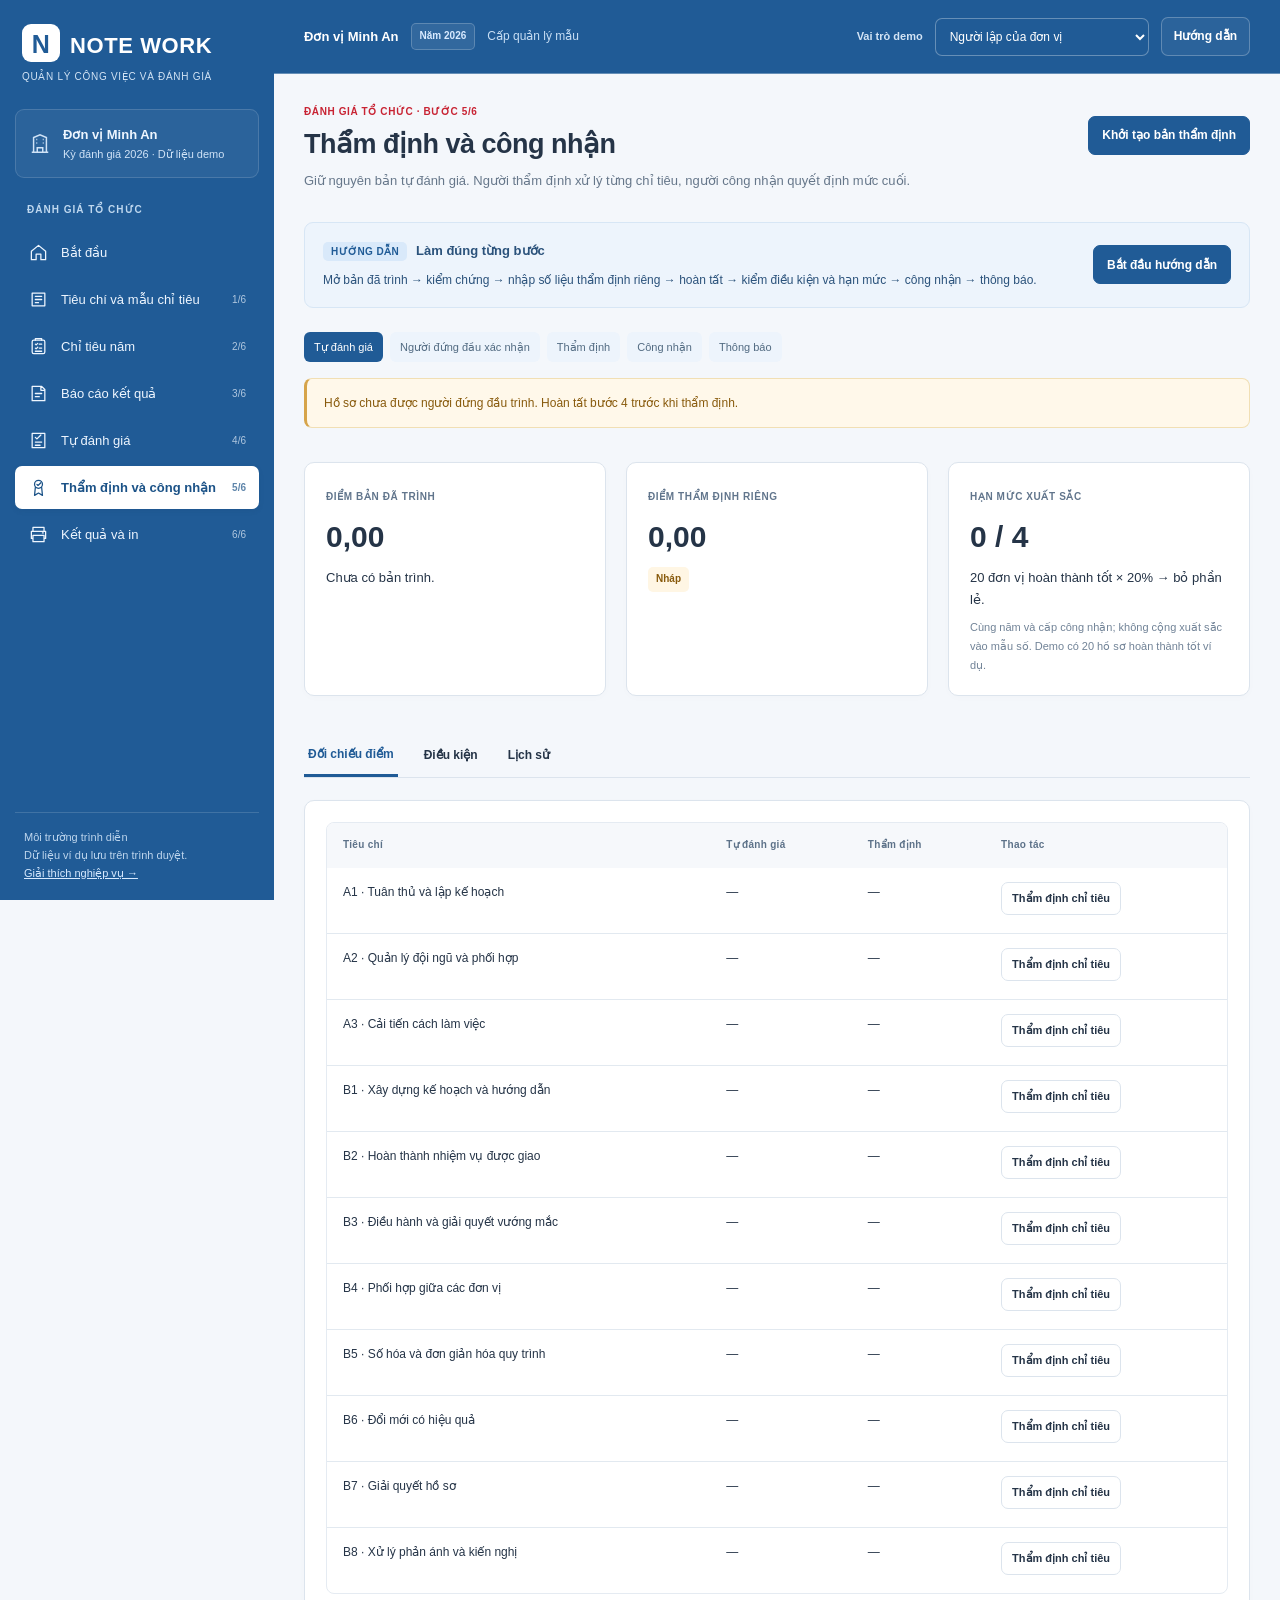
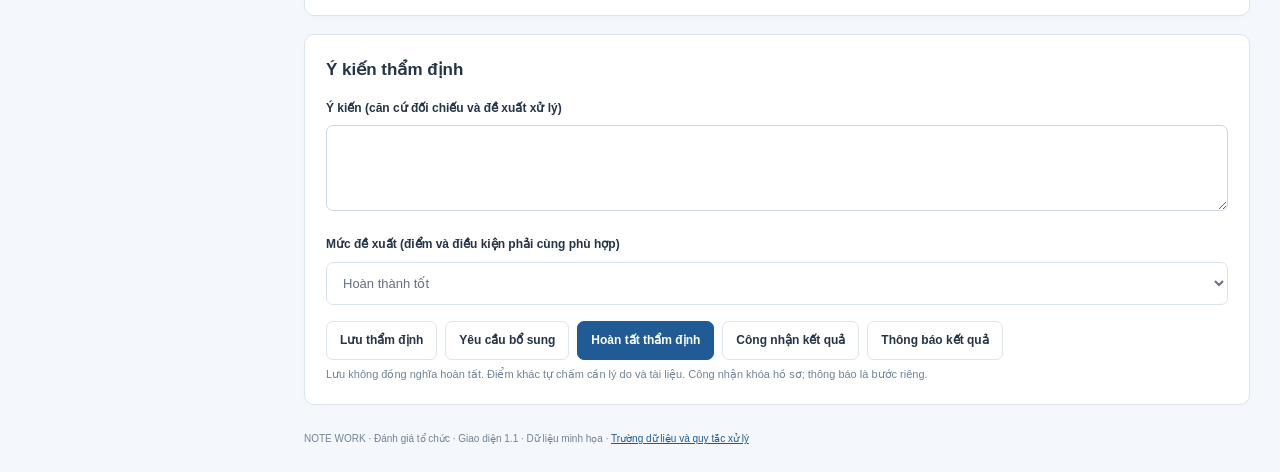
<file: tham-dinh.html>
<!doctype html>
<html lang="vi"><head><meta charset="utf-8"><meta name="theme-color" content="#205b96"><meta name="viewport" content="width=device-width,initial-scale=1"><meta name="description" content="NOTE WORK — Hướng dẫn quy trình đánh giá tổ chức từng bước"><title>NOTE WORK | Thẩm định và công nhận</title><link rel="stylesheet" href="assets/style.css?v=20261013-blue1"><link rel="icon" href="assets/favicon.svg" type="image/svg+xml"></head><body data-page="tham-dinh"><div id="app"></div><noscript>Vui lòng bật JavaScript để sử dụng demo.</noscript><script src="assets/logic.js"></script><script src="assets/app.js?v=20261013-blue1"></script></body></html>
</file>
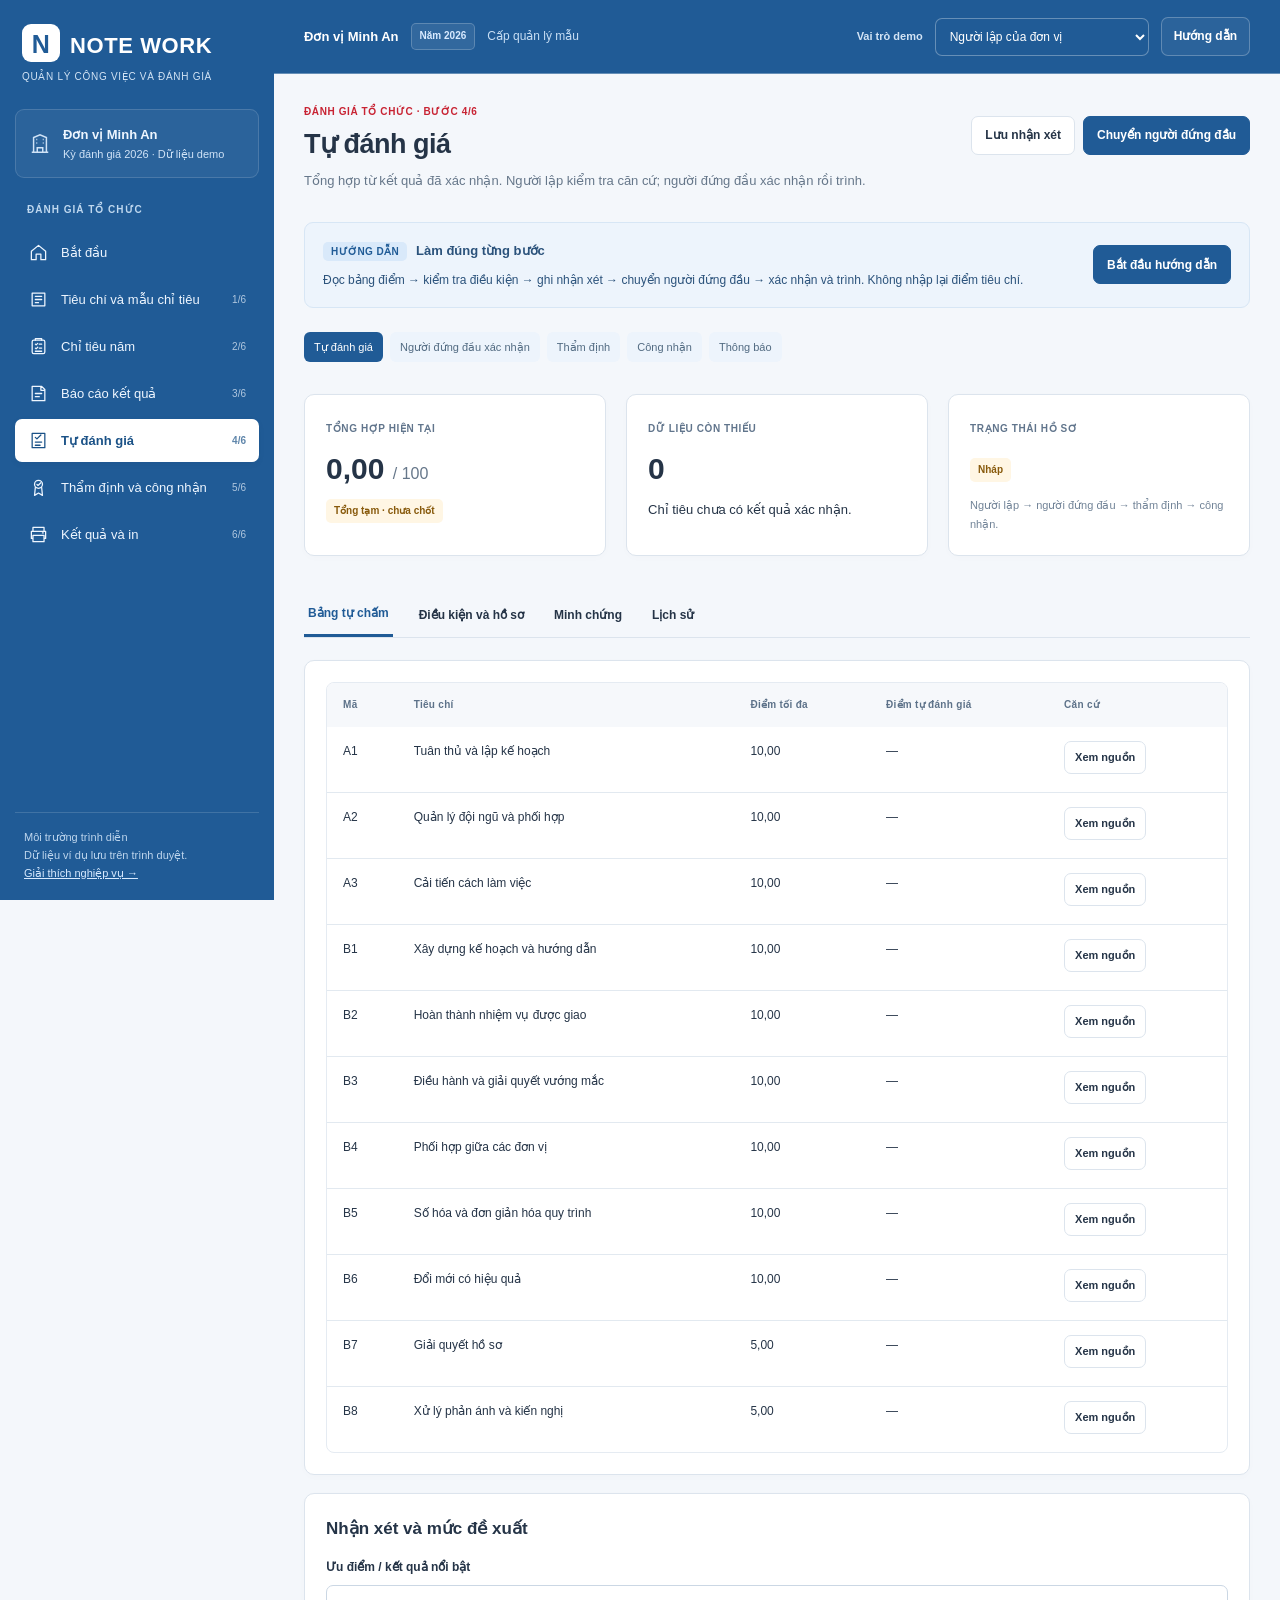
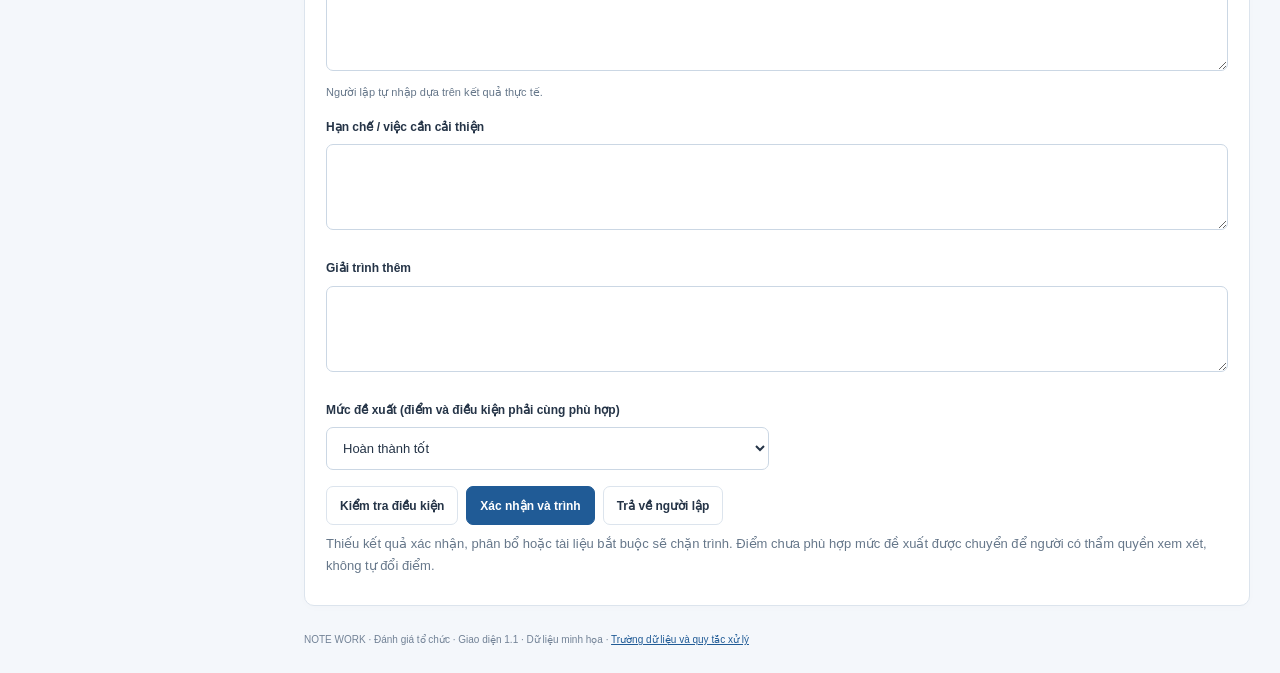
<file: tu-danh-gia.html>
<!doctype html>
<html lang="vi"><head><meta charset="utf-8"><meta name="theme-color" content="#205b96"><meta name="viewport" content="width=device-width,initial-scale=1"><meta name="description" content="NOTE WORK — Hướng dẫn quy trình đánh giá tổ chức từng bước"><title>NOTE WORK | Tự đánh giá</title><link rel="stylesheet" href="assets/style.css?v=20261013-blue1"><link rel="icon" href="assets/favicon.svg" type="image/svg+xml"></head><body data-page="tu-danh-gia"><div id="app"></div><noscript>Vui lòng bật JavaScript để sử dụng demo.</noscript><script src="assets/logic.js"></script><script src="assets/app.js?v=20261013-blue1"></script></body></html>
</file>
<file: assets/style.css>
:root{--ink:#16302b;--muted:#627570;--green:#176751;--light:#e6f2eb;--line:#dce6e0;--bg:#f4f7f4;--orange:#c66a22;--red:#b23d3d}*{box-sizing:border-box}body{margin:0;background:var(--bg);font:15px/1.55 system-ui,-apple-system,'Segoe UI',sans-serif;color:var(--ink)}button,input,select,textarea{font:inherit}button,a,input,select,textarea{outline-offset:4px}a{color:var(--green)}button{cursor:pointer;border:1px solid var(--line);padding:10px 15px;background:white;border-radius:8px;color:var(--ink);font-weight:600}button:hover{background:#edf4ee}button.primary{background:var(--green);border-color:var(--green);color:white}button.danger{color:var(--red)}button:disabled{opacity:.45;cursor:not-allowed}h1{font-size:29px;letter-spacing:-.7px;margin:6px 0}h2{font-size:19px;margin:0 0 14px}h3{font-size:16px}p{margin:8px 0}small,.muted{color:var(--muted)}.layout{display:grid;grid-template-columns:248px minmax(0,1fr);min-height:100vh}.sidebar{background:#123c31;color:#d9e9df;padding:28px 18px;position:sticky;top:0;height:100vh;display:flex;flex-direction:column}.brand{font-size:21px;font-weight:750;color:white;letter-spacing:1px}.brand b{display:inline-grid;place-items:center;width:35px;height:35px;background:#d4eea5;color:#123c31;border-radius:10px;margin-right:8px}.sidebar small{color:#a9c4b8}.nav{margin:35px 0}.nav a{display:flex;gap:12px;text-decoration:none;color:#c9dfd5;padding:13px 12px;border-radius:8px;margin:4px 0;font-size:14px}.nav a.active{background:#285a46;color:white}.nav .num{border:1px solid #698d7e;border-radius:6px;width:23px;height:23px;text-align:center;font-size:12px;flex-shrink:0}.sidebottom{margin-top:auto;font-size:12px}.topbar{display:flex;align-items:center;justify-content:space-between;border-bottom:1px solid var(--line);background:white;padding:15px 32px;gap:15px}.topbar select{max-width:230px}.topbar .context{display:flex;gap:14px;align-items:center}.main{padding:28px 32px 55px;max-width:1550px;margin:auto}.eyebrow{font-size:12px;letter-spacing:1.5px;text-transform:uppercase;color:var(--green);font-weight:700}.pagehead{display:flex;justify-content:space-between;gap:20px;align-items:center;margin-bottom:22px}.pagehead p{color:var(--muted);max-width:770px}.actions{display:flex;gap:8px;align-items:center;flex-wrap:wrap}.guidebar{background:#e7f1de;border:1px solid #cbdcba;border-radius:12px;padding:18px 20px;display:flex;justify-content:space-between;gap:20px;align-items:center;margin-bottom:24px}.guidebar .marker{font-size:12px;background:#cfe4b8;padding:4px 8px;border-radius:5px;margin-right:9px}.card{background:white;border:1px solid var(--line);border-radius:12px;padding:22px;margin:18px 0}.grid{display:grid;grid-template-columns:repeat(2,minmax(0,1fr));gap:20px}.three{grid-template-columns:repeat(3,minmax(0,1fr))}.stepgrid{display:grid;grid-template-columns:repeat(3,1fr);gap:18px}.stepcard{background:white;padding:25px;border:1px solid var(--line);border-radius:12px;text-decoration:none;color:var(--ink)}.stepcard:hover{border-color:var(--green)}.stepcard .big{font-size:34px;color:#92ad9c;font-weight:700}.stepcard span{font-size:13px;color:var(--green)}.stat{font-size:32px;font-weight:700;margin:7px 0}.badge{font-size:12px;font-weight:600;display:inline-block;padding:4px 9px;border-radius:6px;background:#edf1ed;color:#52665c;white-space:nowrap}.badge.ok{background:#ddf2e5;color:#1a694a}.badge.wait{background:#fff0d5;color:#895414}.badge.bad{background:#fae5e3;color:#a52d2d}.notice{border-left:3px solid #d49a49;padding:10px 15px;background:#fffaee;margin:16px 0;border-radius:4px}.notice.info{border-color:var(--green);background:#eef6f0}.tablewrap{overflow:auto}table{width:100%;border-collapse:collapse;font-size:14px}th{text-align:left;color:#66796c;background:#f5f8f4;font-weight:600;font-size:12px;padding:12px 13px}td{padding:14px 13px;border-bottom:1px solid var(--line);vertical-align:top}td small{display:block;margin-top:3px}tr:last-child td{border-bottom:0}.right{text-align:right}.nowrap{white-space:nowrap}label{display:block;font-size:13px;font-weight:650;margin-bottom:7px}label small{font-weight:400}input,select,textarea{width:100%;border:1px solid #cddbd1;border-radius:7px;background:white;padding:10px 12px;color:var(--ink)}input[type=checkbox]{width:auto;margin-right:8px;accent-color:var(--green)}input[readonly]{background:#f1f5f1;color:#6a7f71}textarea{min-height:85px;resize:vertical}.field{margin:0 0 16px}.field small{display:block;margin-top:5px;font-size:12px}.formgrid{display:grid;grid-template-columns:1fr 1fr;gap:0 20px}.formgrid .full{grid-column:1/-1}.tabs{display:flex;gap:8px;border-bottom:1px solid var(--line);margin:20px 0}.tabs button{border:0;border-radius:0;background:transparent}.tabs button.active{color:var(--green);border-bottom:3px solid var(--green)}.path{display:flex;gap:7px;flex-wrap:wrap;margin:14px 0}.path span{font-size:12px;padding:6px 10px;background:#edf1ed;border-radius:6px}.path span.current{background:var(--green);color:white}.dialogback{position:fixed;inset:0;background:#12332670;z-index:40;display:grid;place-items:center;padding:20px}.dialog{background:white;border-radius:14px;width:min(100%,940px);max-height:90vh;overflow:auto;box-shadow:0 18px 90px #123c3130}.dialoghead{position:sticky;top:0;background:white;display:flex;justify-content:space-between;align-items:center;padding:18px 25px;border-bottom:1px solid var(--line);z-index:1}.dialogbody{padding:22px 25px}.dialogfoot{padding:18px 25px;background:#f6f8f4;display:flex;justify-content:flex-end;gap:10px;position:sticky;bottom:0;border-top:1px solid var(--line)}.error{color:var(--red);background:#fff0ee;padding:12px;border-radius:7px;margin:12px 0}.toast{position:fixed;bottom:25px;right:25px;background:#133e30;color:white;padding:14px 22px;z-index:110;border-radius:9px;max-width:500px}.tour-ring{position:fixed;z-index:81;border:3px solid #ed9f24;border-radius:12px;pointer-events:none;box-shadow:0 0 0 9999px #08291e65;animation:pulse 1.6s infinite}.tour-ring.circle{border-radius:50%}.tourbox{position:fixed;z-index:82;width:360px;max-width:calc(100vw - 24px);background:white;box-shadow:0 12px 50px #123c3140;padding:22px;border-radius:13px}.tourbox .count{color:var(--green);font-size:12px;font-weight:700}.tourbox h3{margin:8px 0}.tourbox p{color:var(--muted);font-size:14px}.tourbox .actions{justify-content:space-between;margin-top:18px}.tourclose{float:right;padding:0 6px;border:0;font-size:20px}.tour-progress{height:4px;background:#e6ecdf;border-radius:4px;margin-top:14px}.tour-progress i{display:block;height:4px;background:var(--green)}.empty{text-align:center;padding:35px;color:var(--muted)}.source{font-size:12px;display:block;color:#6b8174}.footer{font-size:12px;color:var(--muted);margin-top:28px}.printtitle{text-align:center}.printonly{display:none}@keyframes pulse{50%{border-color:#ffce59}}@media(prefers-reduced-motion:reduce){*{animation:none!important;scroll-behavior:auto!important}}@media(max-width:1100px){.layout{grid-template-columns:210px minmax(0,1fr)}.main{padding:22px}.topbar{padding:14px 22px}.stepgrid{grid-template-columns:repeat(2,1fr)}.three{grid-template-columns:1fr}.pagehead{align-items:flex-start}}@media(max-width:760px){.layout{display:block}.sidebar{position:relative;height:auto;padding:16px}.nav{display:flex;overflow:auto;margin:15px 0 0}.nav a{min-width:175px}.sidebottom{display:none}.topbar{flex-wrap:wrap}.topbar .context{flex-wrap:wrap}.grid,.formgrid,.stepgrid{grid-template-columns:1fr}.formgrid .full{grid-column:auto}.pagehead,.guidebar{display:block}.pagehead .actions,.guidebar .actions{margin-top:15px}.main{padding:18px}.dialogback{padding:8px}.tourbox{font-size:13px}}@media print{@page{size:A4 portrait;margin:14mm}.sidebar,.topbar,.pagehead,.guidebar,.actions,.tabs,.footer,.noprint,.tourbox,.tour-ring{display:none!important}.layout{display:block}.main{padding:0;max-width:none}body{background:white;font-size:11pt}.card{border:0;padding:0;margin:12px 0}.printonly{display:block}table{font-size:9pt}thead{display:table-header-group}tr{break-inside:avoid}th,td{padding:7px;border:1px solid #ccc}h1{font-size:18pt}.tablewrap{overflow:visible}}

/* Giao diện 1.1: khung NOTE WORK xanh dương, tài nguyên nội bộ. */
:root{--ink:#253447;--muted:#66778a;--green:#205b96;--light:#eaf2fb;--line:#dce4ed;--bg:#f4f7fb;--orange:#b4791c;--red:#b93838}
@media screen{
body{font-family:'Segoe UI',Arial,sans-serif;font-size:14px;line-height:1.65}
.layout{grid-template-columns:274px minmax(0,1fr)}
.sidebar{background:#205b96;color:#eef6ff;padding:24px 15px 18px}
.brand{font-size:22px;letter-spacing:.6px;padding:0 7px}
.brand b{background:white;color:#205b96;width:38px;height:38px;border-radius:9px;font-size:25px;margin-right:10px}
.sidebar>small{color:#d3e4f5;font-size:10px;letter-spacing:.7px;padding:5px 7px 0}
.workspace-card{padding:14px 13px;margin:23px 0 0;background:#ffffff0d;border:1px solid #ffffff25;border-radius:9px;display:flex;gap:12px;align-items:center}
.workspace-card b{display:block;font-size:13px}.workspace-card small{display:block;font-size:11px;color:#d0e3f7}.workspace-card svg{width:22px;height:22px;flex-shrink:0;color:#d0e3f7}
.nav-label{font-size:10px;letter-spacing:1px;color:#bfd8ef;margin:24px 12px 8px;font-weight:650}
.nav{margin:0 0 20px}.nav a{color:#eef6ff;min-height:43px;padding:10px 13px;margin:4px 0;border-radius:7px;font-size:13px;align-items:center;gap:12px;line-height:1.5}
.nav a:hover{background:#ffffff14}.nav a.active{background:white;color:#1b5287;font-weight:700;box-shadow:0 2px 5px #153d6720}
.nav .num{border:0;width:21px;height:21px;display:flex;align-items:center;justify-content:center}.nav .num svg{width:19px;height:19px}.nav .nav-order{margin-left:auto;opacity:.7;font-size:10px}
.sidebottom{font-size:11px;padding:15px 9px 0;border-top:1px solid #ffffff25;color:#bdd5ed}.sidebottom a{color:#d8eaff!important}
.topbar{background:#205b96;color:white;min-height:74px;border-color:#ffffff50;padding:15px 30px;gap:16px}
.topbar .context{gap:12px;min-width:0}.topbar .context>b{font-size:13px}.topbar .context .muted{color:#c7def4;font-size:12px}
.topbar .badge{background:#ffffff15;border:1px solid #ffffff35;color:#d8eaff;font-size:10px}.topbar label{font-size:11px;color:#d3e4f5}.topbar select{background:#205b96;color:white;border-color:#ffffff50;font-size:12px;min-height:38px;max-width:214px;padding:8px 10px}.topbar select option{background:white;color:#253447}.topbar button{background:#ffffff0d;color:white;border-color:#ffffff40;font-size:12px;padding:8px 12px}.topbar button:hover{background:#ffffff20}
.main{padding:30px 30px 24px;max-width:1560px}.eyebrow{color:#c82333;font-size:10px;letter-spacing:.6px;line-height:1.5}h1{font-size:27px;letter-spacing:-.5px;line-height:1.3;margin:8px 0}h2{font-size:17px}h3{font-size:15px}
.pagehead{margin-bottom:22px;align-items:flex-start}.pagehead p{font-size:13px;line-height:1.7;max-width:800px}.pagehead>.actions{padding-top:12px;justify-content:flex-end}
button{font-size:12px;min-height:39px;padding:9px 13px;border-radius:7px;line-height:1.55;border-color:#dce4ed}button.primary{background:#205b96;border-color:#205b96}button.primary:hover{background:#164678}button:hover{background:#f0f6fc}button:focus-visible,a:focus-visible{outline:2px solid #6db6ff;outline-offset:3px}
.guidebar{background:#edf4fc;border:1px solid #d7e6f5;padding:16px 18px;border-radius:9px;color:#2b527b;gap:18px}.guidebar .marker{background:#d9e9fa;color:#205b96;font-size:10px;font-weight:700;letter-spacing:.4px}.guidebar b{font-size:13px}.guidebar p{font-size:12px;line-height:1.7;margin-bottom:0}.guidebar .actions{flex-shrink:0}
.card{border-radius:10px;padding:21px;border:1px solid #dce4ed;box-shadow:0 2px 8px #21385504;margin:18px 0}.card>.eyebrow{color:#61758c}.grid{gap:20px}.stat{font-size:30px;line-height:1.5;font-variant-numeric:tabular-nums}.stat small{font-size:16px;font-weight:400}.card p{font-size:13px}.source{font-size:11px;color:#718397;line-height:1.7;margin-top:5px}
.stepgrid{gap:18px}.stepcard{border-radius:10px;border-color:#dce4ed;padding:23px;box-shadow:0 2px 8px #21385504}.stepcard:hover{border-color:#8cb3da;background:#fafdff}.stepcard .big{font-size:32px;color:#8fabcb}.stepcard h2{font-size:17px;margin:8px 0}.stepcard p{font-size:13px;color:#66778a}.stepcard span{font-size:12px;color:#205b96}
.tabs{gap:22px;margin-bottom:22px;white-space:nowrap;overflow-x:auto}.tabs button{font-size:12px;min-height:43px;padding:8px 4px}.tabs button.active{border-bottom-color:#205b96;color:#205b96}
.tablewrap{border:1px solid #e5ebf2;border-radius:8px}table{font-size:12px;min-width:620px}th{font-size:10px;font-weight:650;letter-spacing:.3px;background:#f6f8fb;color:#5d7289;padding:14px 16px}td{padding:14px 16px;line-height:1.7;border-color:#e2e9f0}td small{font-size:11px;line-height:1.7}.tablewrap td button{font-size:11px;min-height:33px;padding:6px 10px;margin:0 4px 4px 0;white-space:nowrap}.badge{font-size:10px;padding:4px 8px;border-radius:5px;background:#edf2f8;color:#526b82}.badge.ok{background:#eaf7f0;color:#217347}.badge.wait{background:#fff6e4;color:#885a0c}.badge.bad{background:#fcebea;color:#ad3a36}
label{font-size:12px;line-height:1.7;font-weight:600}.field small{font-size:11px}input,select,textarea{font-size:13px;min-height:43px;border-color:#cbd7e4;border-radius:7px}input[type=checkbox]{min-height:0;accent-color:#205b96}input[readonly]{background:#f5f8fb;color:#526b82}textarea{line-height:1.7;min-height:86px}.formgrid{column-gap:17px}.notice{font-size:12px;line-height:1.7;background:#fff8ea;color:#885a0c;border:1px solid #f1dfb4;border-left:3px solid #d6a44a;border-radius:8px;padding:14px 17px}.notice.info{background:#edf4fc;border-color:#d7e6f5;border-left-color:#205b96;color:#2b527b}
.path span{font-size:11px;background:#edf4fc;color:#526b82;border-radius:6px}.path span.current{background:#205b96;color:white}.dialogback{background:#182f4866}.dialog{border-radius:10px;box-shadow:0 18px 80px #20385235}.dialoghead{padding:20px 22px}.dialoghead h2{font-size:21px}.dialogbody{padding:20px 22px 24px}.dialogfoot{padding:17px 22px;background:#f6f8fb;border-color:#dce4ed}.dialog .card{background:#f9fbfd!important}.error{font-size:12px}.toast{background:#205b96;border-radius:8px;font-size:13px}
.tour-ring{border-color:#f0ab25}.tourbox{border:1px solid #dce4ed;border-radius:10px;padding:21px;box-shadow:0 12px 50px #12335540}.tourbox .count{color:#205b96;font-size:11px}.tourbox h3{font-size:16px}.tourbox p{font-size:13px;color:#66778a}.tour-progress{background:#e0eaf6}.tour-progress i{background:#205b96}.tourclose{min-height:0;font-size:20px;padding:0 5px}.footer{font-size:10px;color:#728296;margin-top:26px}
@media(min-width:1400px){.topbar{padding-left:36px;padding-right:36px}.main{padding:32px 36px}}
@media(max-width:1160px){.layout{grid-template-columns:244px minmax(0,1fr)}.topbar{padding:14px 24px;flex-wrap:wrap}.topbar .context .muted{display:none}.main{padding:24px}.pagehead{display:block}.pagehead>.actions{justify-content:flex-start}.grid.three{grid-template-columns:1fr}.topbar select{max-width:210px}}
@media(max-width:760px){.layout{display:block}.sidebar{padding:16px;height:auto;position:relative}.brand{font-size:20px}.sidebar>small{display:block}.workspace-card{margin:13px 0 0;padding:10px 12px}.nav-label{margin:15px 12px 6px}.nav{display:flex;overflow:auto;margin:0}.nav a{min-width:185px}.sidebar .sidebottom{display:none}.topbar{padding:12px 16px;min-height:72px}.topbar .context{flex-wrap:wrap}.topbar select{max-width:220px}.main{padding:23px 16px}.pagehead h1{font-size:24px}.pagehead p{font-size:12px}.grid,.formgrid,.stepgrid{grid-template-columns:1fr}.card{padding:17px}.guidebar{display:block;padding:14px}.guidebar .actions{margin-top:13px}.tabs{gap:20px}.dialoghead h2{font-size:18px}.dialogback{padding:8px}.tourbox{padding:17px}}
}
</file>
